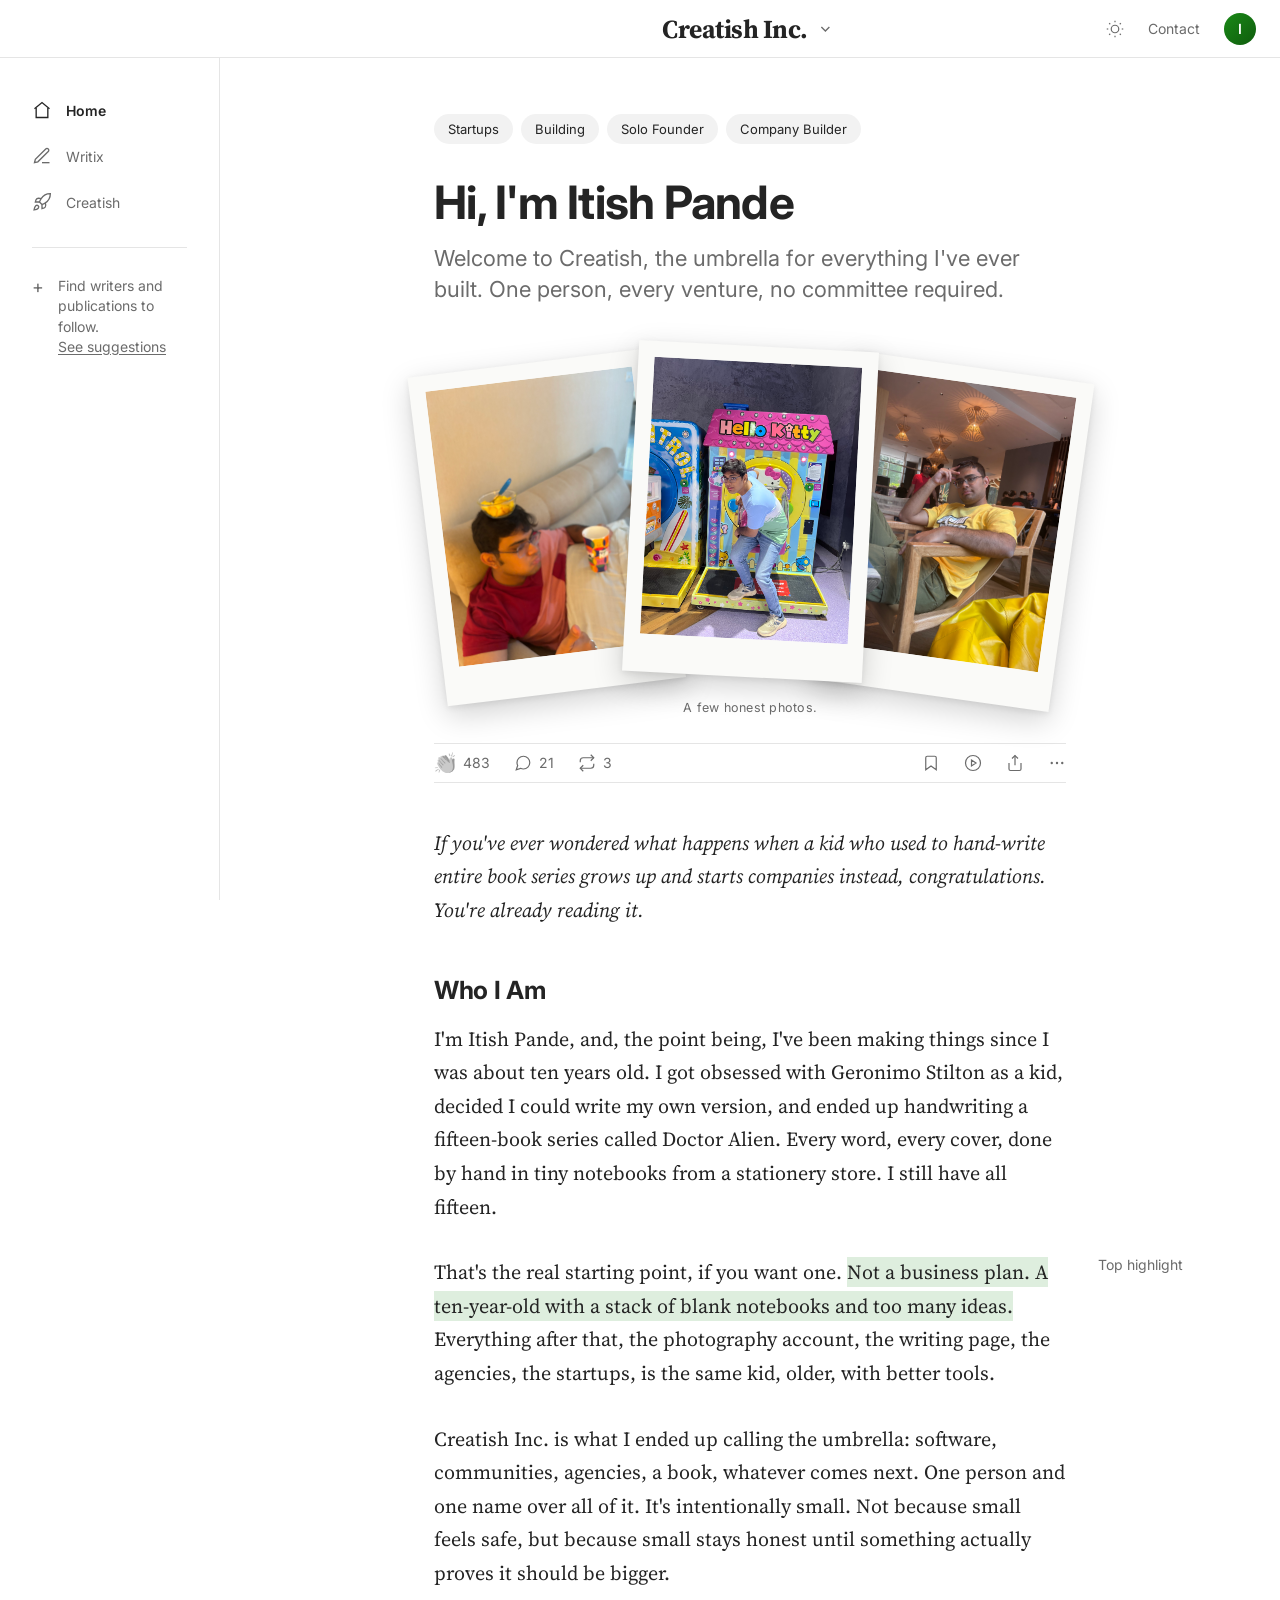
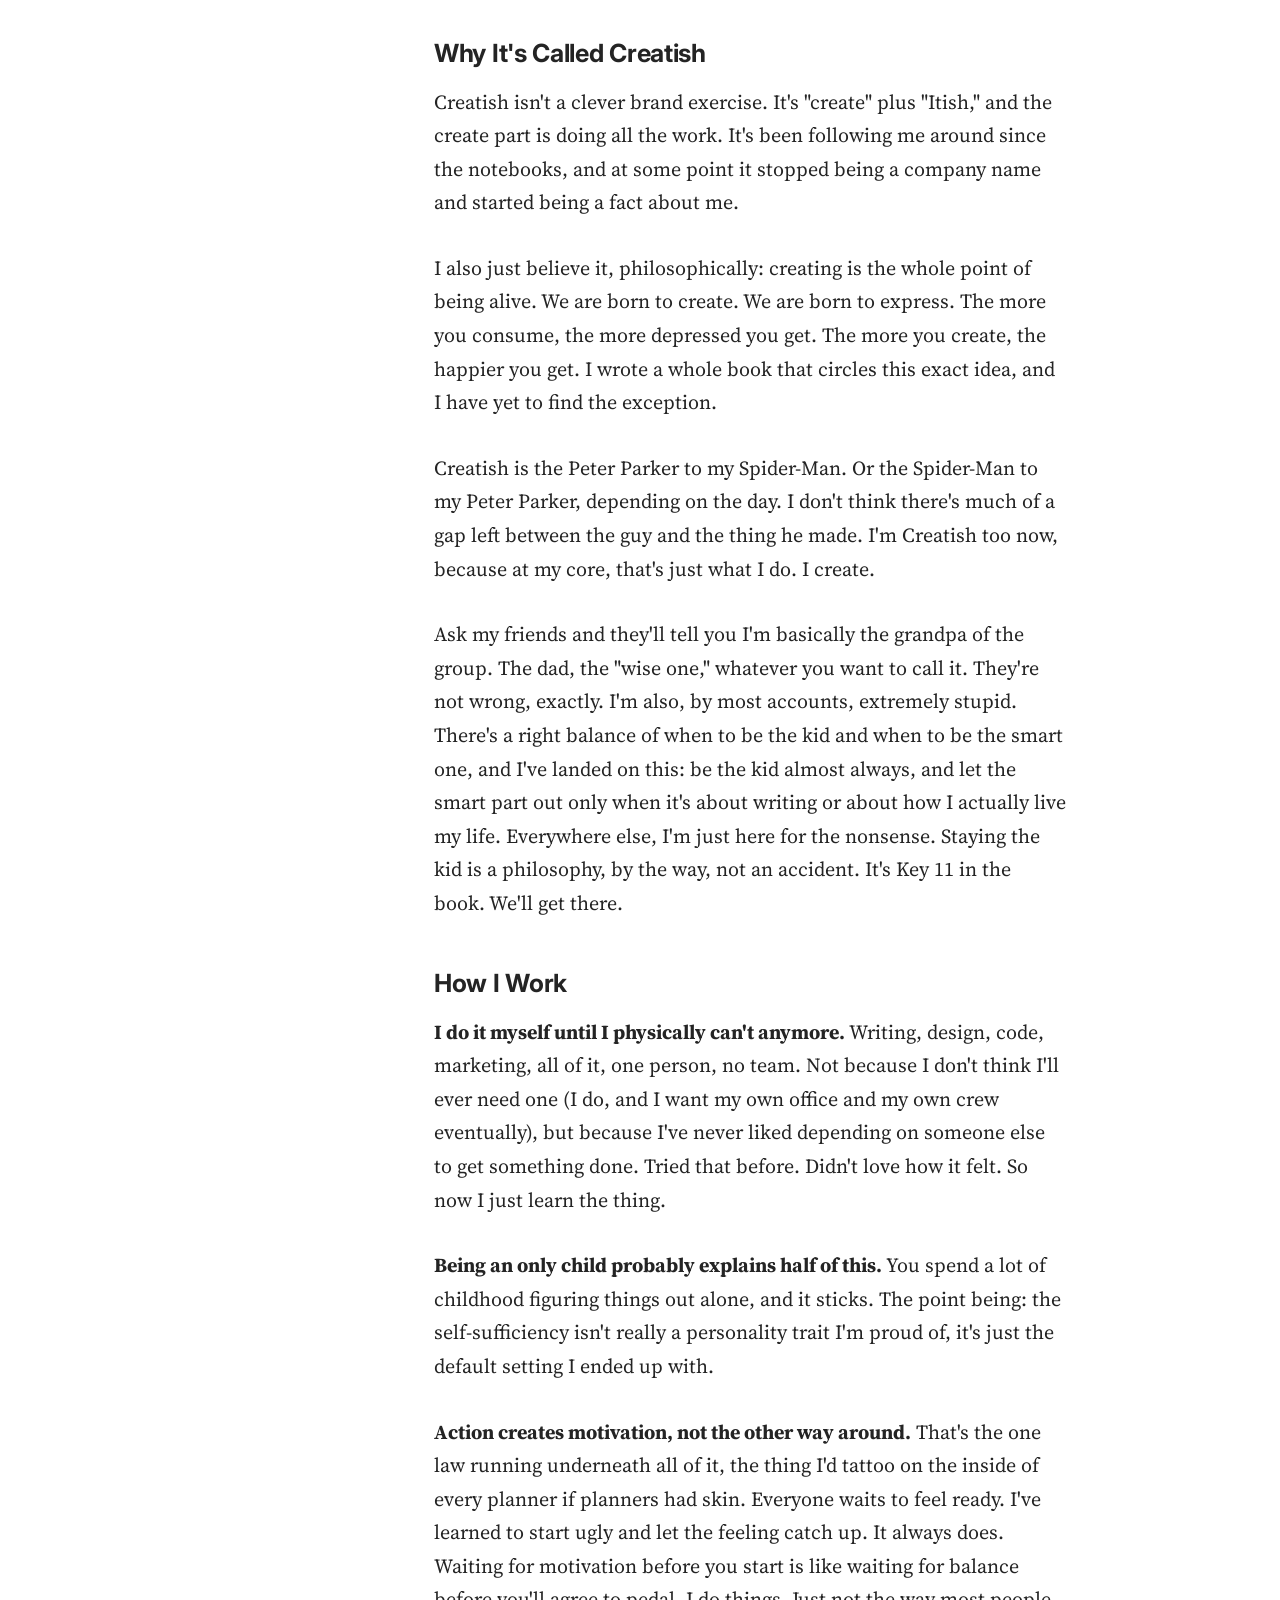
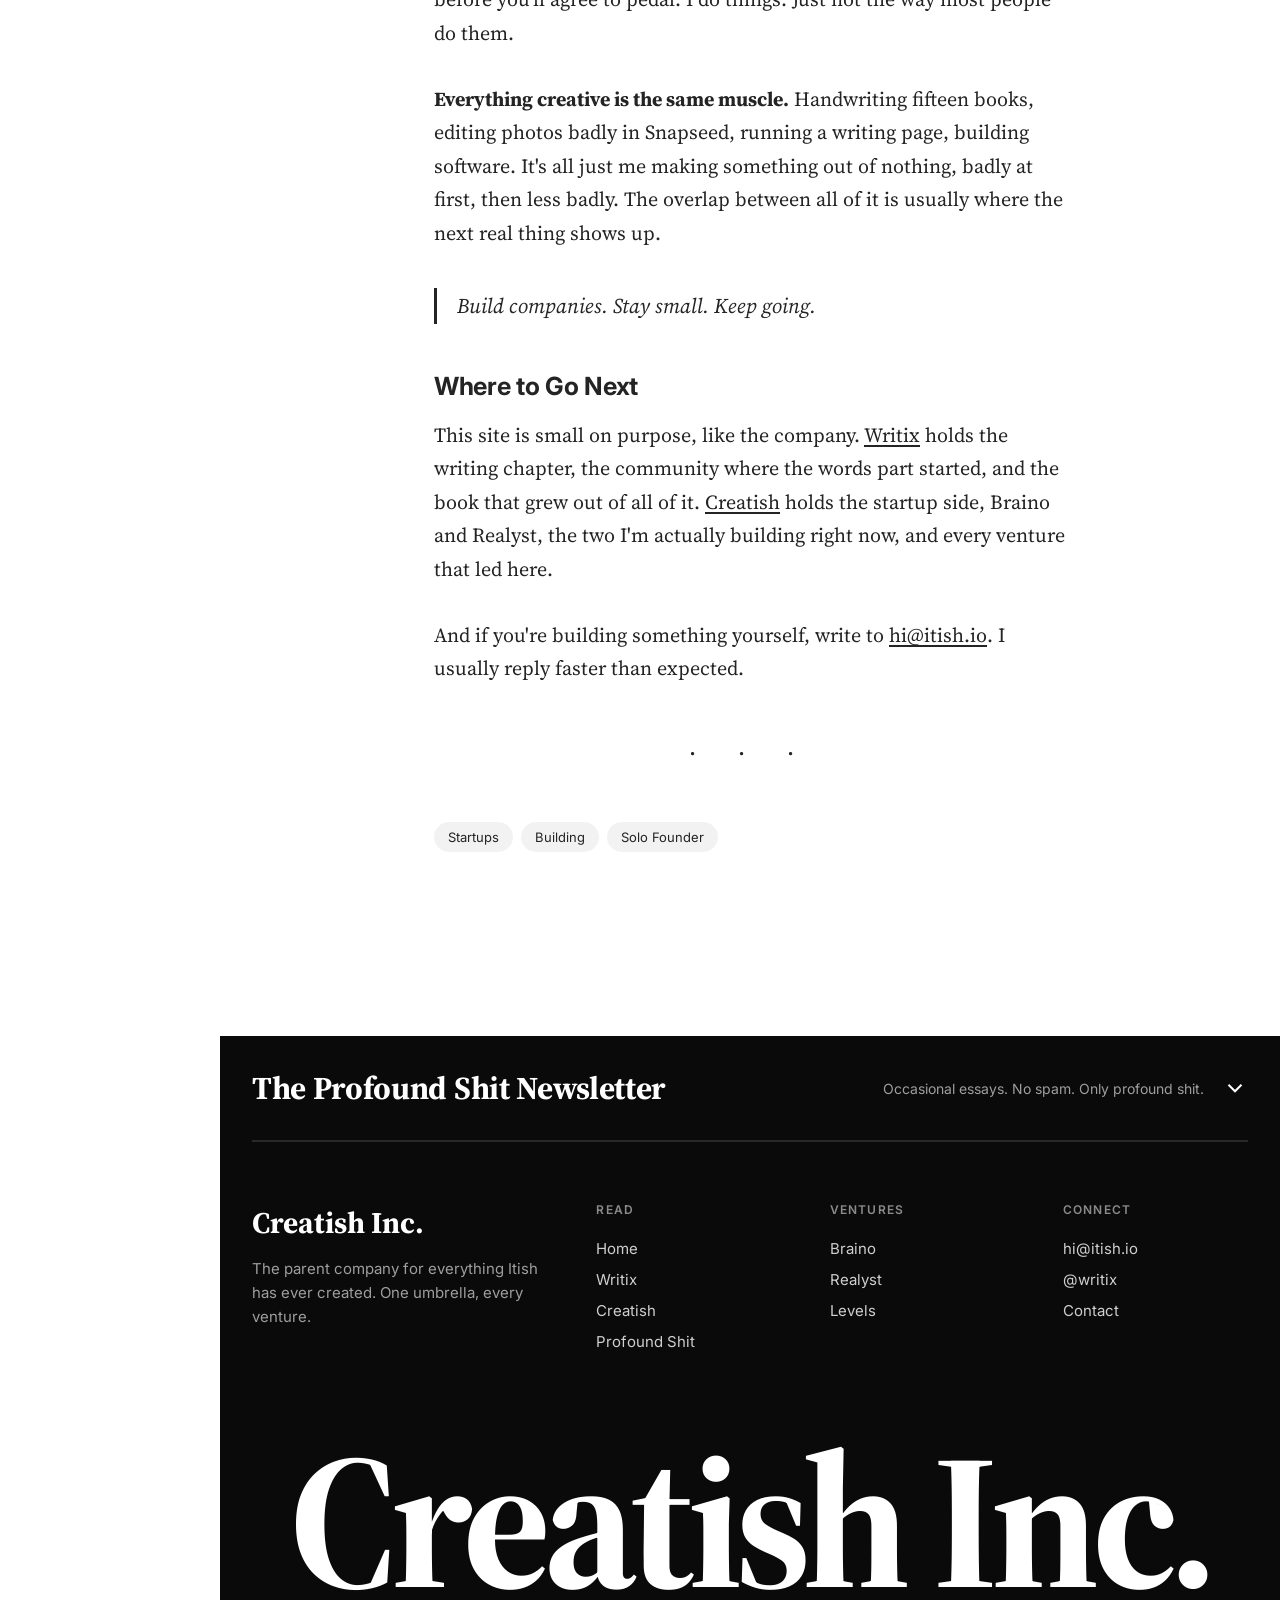
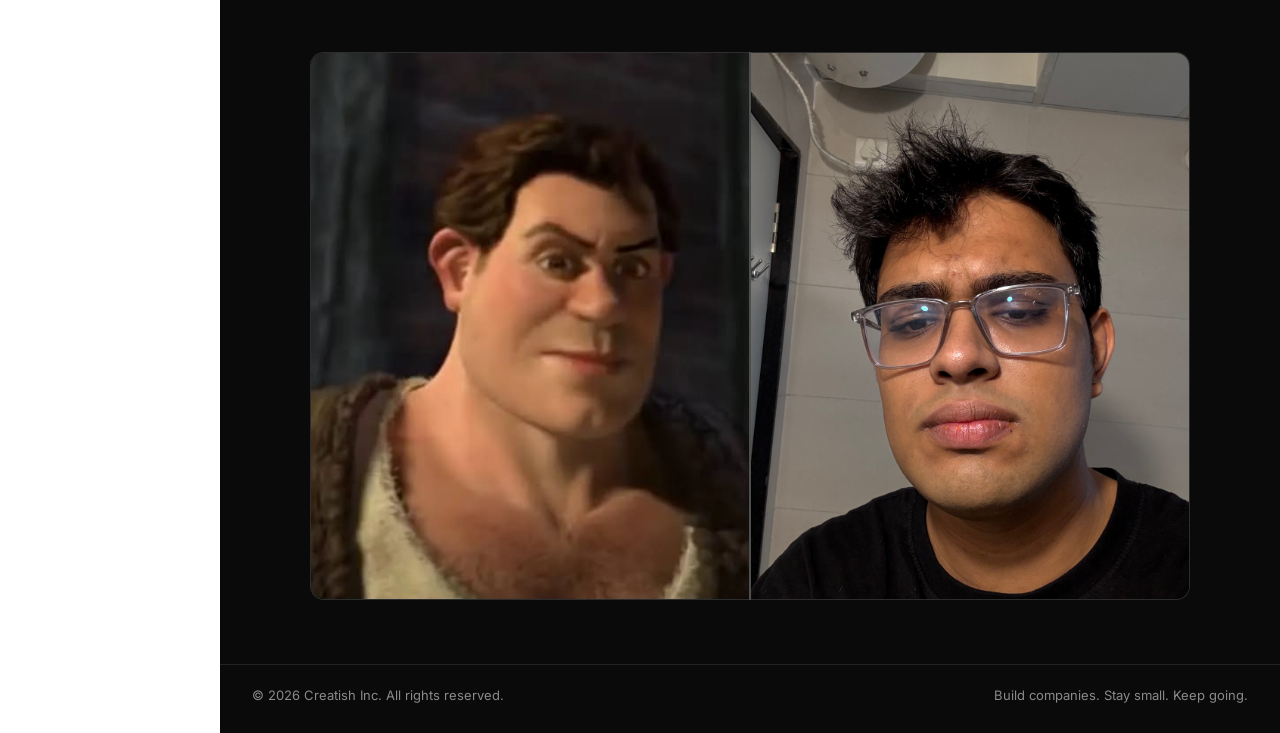
<file: index.html>
<!doctype html>
<html lang="en">
<head>
  <meta charset="utf-8" />
  <meta name="viewport" content="width=device-width, initial-scale=1" />
  <title>Creatish Inc.</title>
  <meta name="description" content="Itish Pande's parent company for everything he's built. One person, one umbrella, starting with a 15-book series written by hand at age 10." />
  <script>
    (function () {
      var q = new URLSearchParams(location.search).get('theme');
      var t = q || localStorage.getItem('theme');
      if (t === 'dark' || (!t && matchMedia('(prefers-color-scheme: dark)').matches)) {
        document.documentElement.setAttribute('data-theme', 'dark');
      }
    })();
  </script>
  <link rel="preconnect" href="https://fonts.googleapis.com" />
  <link rel="preconnect" href="https://fonts.gstatic.com" crossorigin />
  <link href="https://fonts.googleapis.com/css2?family=Inter:wght@400;500;600;700;800&family=Source+Serif+4:ital,opsz,wght@0,8..60,400;0,8..60,600;0,8..60,700;0,8..60,800;1,8..60,400;1,8..60,600&display=swap" rel="stylesheet" />
  <link rel="stylesheet" href="site.css" />
</head>
<body>

  <nav class="nav">
    <div class="nav-inner">
      <div class="nav-left">
        <button class="hamburger" aria-label="Menu">
          <svg width="20" height="20" viewBox="0 0 24 24" fill="none" stroke="currentColor" stroke-width="1.8"><path d="M3 6h18"/><path d="M3 12h18"/><path d="M3 18h18"/></svg>
        </button>
      </div>
      <div class="nav-center">
        <a class="wordmark" href="index.html">Creatish Inc.</a>
        <button class="mega-trigger" id="megaTrigger" aria-label="Open site menu" aria-expanded="false" aria-controls="megaMenu">
          <svg class="chev" width="16" height="16" viewBox="0 0 24 24" fill="none" stroke="currentColor" stroke-width="2"><path d="M6 9l6 6 6-6"/></svg>
        </button>
      </div>
      <div class="nav-right">
        <button class="action theme-btn" id="themeBtn" aria-label="Toggle dark mode">
          <svg class="icon-sun" width="18" height="18" viewBox="0 0 24 24" fill="none" stroke="currentColor" stroke-width="1.6"><circle cx="12" cy="12" r="5"/><path d="M12 1v2"/><path d="M12 21v2"/><path d="M4.22 4.22l1.42 1.42"/><path d="M18.36 18.36l1.42 1.42"/><path d="M1 12h2"/><path d="M21 12h2"/><path d="M4.22 19.78l1.42-1.42"/><path d="M18.36 5.64l1.42-1.42"/></svg>
          <svg class="icon-moon" width="18" height="18" viewBox="0 0 24 24" fill="none" stroke="currentColor" stroke-width="1.6"><path d="M21 12.79A9 9 0 1 1 11.21 3 7 7 0 0 0 21 12.79z"/></svg>
        </button>
        <a class="link" href="mailto:hi@itish.io">Contact</a>
        <span class="avatar">I</span>
      </div>
    </div>
  </nav>

  <div class="mega-menu" id="megaMenu">
    <div class="mega-inner">
      <div class="mega-col">
        <h4>Read</h4>
        <a href="index.html">Home</a>
        <a href="writix.html">Writix</a>
        <a href="creatish.html">Creatish</a>
        <a href="profound-shit.html">Profound Shit</a>
      </div>
      <div class="mega-col">
        <h4>Active Ventures</h4>
        <a href="creatish.html">Braino</a>
        <a href="https://realyst.app" target="_blank" rel="noreferrer">Realyst</a>
      </div>
      <div class="mega-col">
        <h4>The Archive</h4>
        <a href="https://levels.io" target="_blank" rel="noreferrer">Levels</a>
        <a href="creatish.html#learnor">Learnor</a>
        <a href="creatish.html#av8studio">Av8studio</a>
        <a href="creatish.html#maadsocial">Maadsocial</a>
        <a href="creatish.html#brownieblend">BrownieBlend</a>
        <a href="creatish.html#snapix">Snapix</a>
        <a href="creatish.html#doctor-alien">Doctor Alien</a>
      </div>
      <div class="mega-col">
        <h4>Connect</h4>
        <a href="mailto:hi@itish.io">hi@itish.io</a>
        <a href="https://instagram.com/writix" target="_blank" rel="noreferrer">@writix</a>
      </div>
    </div>
  </div>
  <div class="mega-backdrop" id="megaBackdrop"></div>

  <aside class="sidebar">
    <a class="side-item active" href="index.html">
      <svg width="20" height="20" viewBox="0 0 24 24" fill="none" stroke="currentColor" stroke-width="1.6"><path d="M3 10.5L12 3l9 7.5"/><path d="M5 9.5V21h14V9.5"/></svg>
      Home
    </a>
    <a class="side-item" href="writix.html">
      <svg width="20" height="20" viewBox="0 0 24 24" fill="none" stroke="currentColor" stroke-width="1.6"><path d="M12 20h9"/><path d="M16.5 3.5a2.121 2.121 0 0 1 3 3L7 19l-4 1 1-4L16.5 3.5z"/></svg>
      Writix
    </a>
    <a class="side-item" href="creatish.html">
      <svg width="20" height="20" viewBox="0 0 24 24" fill="none" stroke="currentColor" stroke-width="1.6"><path d="M4.5 16.5c-1.5 1.26-2 5-2 5s3.74-.5 5-2c.71-.84.7-2.13-.09-2.91a2.18 2.18 0 0 0-2.91-.09z"/><path d="M12 15l-3-3a22 22 0 0 1 2-3.95A12.88 12.88 0 0 1 22 2c0 2.72-.78 7.5-6 11a22.35 22.35 0 0 1-4 2z"/><path d="M9 12H4s.55-3.03 2-4c1.62-1.08 5 0 5 0"/><path d="M12 15v5s3.03-.55 4-2c1.08-1.62 0-5 0-5"/></svg>
      Creatish
    </a>

    <div class="side-rule"></div>

    <div class="side-note">
      <span class="add">+</span>
      <span>Find writers and publications to follow.<br /><a href="https://instagram.com/writix" target="_blank" rel="noreferrer">See suggestions</a></span>
    </div>
  </aside>

  <div class="nav-backdrop" id="navBackdrop"></div>

  <div class="layout">
    <main class="article" id="top">

      <div class="topic-tags">
        <span class="tag">Startups</span>
        <span class="tag">Building</span>
        <span class="tag">Solo Founder</span>
        <span class="tag">Company Builder</span>
      </div>

      <h1>Hi, I'm Itish Pande</h1>
      <p class="subtitle">Welcome to Creatish, the umbrella for everything I've ever built. One person, every venture, no committee required.</p>

      <div class="photo-scatter">
        <figure class="polaroid p1">
          <div class="polaroid-frame">
            <img src="photo-1.jpg" alt="" />
            <div class="ph"><span class="hint">Drop photo-1.jpg here</span></div>
          </div>
        </figure>
        <figure class="polaroid p2">
          <div class="polaroid-frame">
            <img src="photo-2.jpg" alt="" />
            <div class="ph"><span class="hint">Drop photo-2.jpg here</span></div>
          </div>
        </figure>
        <figure class="polaroid p3">
          <div class="polaroid-frame">
            <img src="photo-3.jpg" alt="" />
            <div class="ph"><span class="hint">Drop photo-3.jpg here</span></div>
          </div>
        </figure>
      </div>
      <p class="photo-scatter-caption">A few honest photos.</p>

      <div class="actions">
        <div class="group">
          <button class="action" id="clapBtn" aria-label="Clap">
            <span style="font-size:18px;line-height:1;filter:grayscale(1);">👏</span>
            <span id="clapCount">483</span>
          </button>
          <a class="action" href="mailto:hi@itish.io" aria-label="Respond">
            <svg width="18" height="18" viewBox="0 0 24 24" fill="none" stroke="currentColor" stroke-width="1.6"><path d="M21 11.5a8.38 8.38 0 0 1-8.5 8.5 8.5 8.5 0 0 1-3.8-.9L3 21l1.9-5.7a8.38 8.38 0 0 1-.9-3.8 8.5 8.5 0 0 1 8.5-8.5 8.38 8.38 0 0 1 8.5 8.5z"/></svg>
            <span>21</span>
          </a>
          <button class="action" aria-label="Repost">
            <svg width="18" height="18" viewBox="0 0 24 24" fill="none" stroke="currentColor" stroke-width="1.6"><path d="M17 1l4 4-4 4"/><path d="M3 11V9a4 4 0 0 1 4-4h14"/><path d="M7 23l-4-4 4-4"/><path d="M21 13v2a4 4 0 0 1-4 4H3"/></svg>
            <span>3</span>
          </button>
        </div>
        <div class="group">
          <button class="action" aria-label="Save">
            <svg width="18" height="18" viewBox="0 0 24 24" fill="none" stroke="currentColor" stroke-width="1.6"><path d="M19 21l-7-5-7 5V5a2 2 0 0 1 2-2h10a2 2 0 0 1 2 2z"/></svg>
          </button>
          <button class="action" aria-label="Listen">
            <svg width="18" height="18" viewBox="0 0 24 24" fill="none" stroke="currentColor" stroke-width="1.6"><circle cx="12" cy="12" r="10"/><path d="M10 8l6 4-6 4z"/></svg>
          </button>
          <button class="action" aria-label="Share">
            <svg width="18" height="18" viewBox="0 0 24 24" fill="none" stroke="currentColor" stroke-width="1.6"><path d="M4 12v8a2 2 0 0 0 2 2h12a2 2 0 0 0 2-2v-8"/><path d="M16 6l-4-4-4 4"/><path d="M12 2v13"/></svg>
          </button>
          <button class="action" aria-label="More">
            <svg width="18" height="18" viewBox="0 0 24 24" fill="currentColor"><circle cx="5" cy="12" r="1.6"/><circle cx="12" cy="12" r="1.6"/><circle cx="19" cy="12" r="1.6"/></svg>
          </button>
        </div>
      </div>

      <div class="prose">
        <p class="intro-note">If you've ever wondered what happens when a kid who used to hand-write entire book series grows up and starts companies instead, congratulations. You're already reading it.</p>

        <h2>Who I Am</h2>
        <p>I'm Itish Pande, and, the point being, I've been making things since I was about ten years old. I got obsessed with Geronimo Stilton as a kid, decided I could write my own version, and ended up handwriting a fifteen-book series called Doctor Alien. Every word, every cover, done by hand in tiny notebooks from a stationery store. I still have all fifteen.</p>
        <p class="has-note">That's the real starting point, if you want one. <span class="top-highlight">Not a business plan. A ten-year-old with a stack of blank notebooks and too many ideas.</span><span class="margin-note">Top highlight</span> Everything after that, the photography account, the writing page, the agencies, the startups, is the same kid, older, with better tools.</p>
        <p>Creatish Inc. is what I ended up calling the umbrella: software, communities, agencies, a book, whatever comes next. One person and one name over all of it. It's intentionally small. Not because small feels safe, but because small stays honest until something actually proves it should be bigger.</p>

        <h2>Why It's Called Creatish</h2>
        <p>Creatish isn't a clever brand exercise. It's "create" plus "Itish," and the create part is doing all the work. It's been following me around since the notebooks, and at some point it stopped being a company name and started being a fact about me.</p>
        <p>I also just believe it, philosophically: creating is the whole point of being alive. We are born to create. We are born to express. The more you consume, the more depressed you get. The more you create, the happier you get. I wrote a whole book that circles this exact idea, and I have yet to find the exception.</p>
        <p>Creatish is the Peter Parker to my Spider-Man. Or the Spider-Man to my Peter Parker, depending on the day. I don't think there's much of a gap left between the guy and the thing he made. I'm Creatish too now, because at my core, that's just what I do. I create.</p>
        <p>Ask my friends and they'll tell you I'm basically the grandpa of the group. The dad, the "wise one," whatever you want to call it. They're not wrong, exactly. I'm also, by most accounts, extremely stupid. There's a right balance of when to be the kid and when to be the smart one, and I've landed on this: be the kid almost always, and let the smart part out only when it's about writing or about how I actually live my life. Everywhere else, I'm just here for the nonsense. Staying the kid is a philosophy, by the way, not an accident. It's Key 11 in the book. We'll get there.</p>

        <h2>How I Work</h2>
        <p><strong>I do it myself until I physically can't anymore.</strong> Writing, design, code, marketing, all of it, one person, no team. Not because I don't think I'll ever need one (I do, and I want my own office and my own crew eventually), but because I've never liked depending on someone else to get something done. Tried that before. Didn't love how it felt. So now I just learn the thing.</p>
        <p><strong>Being an only child probably explains half of this.</strong> You spend a lot of childhood figuring things out alone, and it sticks. The point being: the self-sufficiency isn't really a personality trait I'm proud of, it's just the default setting I ended up with.</p>
        <p><strong>Action creates motivation, not the other way around.</strong> That's the one law running underneath all of it, the thing I'd tattoo on the inside of every planner if planners had skin. Everyone waits to feel ready. I've learned to start ugly and let the feeling catch up. It always does. Waiting for motivation before you start is like waiting for balance before you'll agree to pedal. I do things. Just not the way most people do them.</p>
        <p><strong>Everything creative is the same muscle.</strong> Handwriting fifteen books, editing photos badly in Snapseed, running a writing page, building software. It's all just me making something out of nothing, badly at first, then less badly. The overlap between all of it is usually where the next real thing shows up.</p>

        <blockquote>Build companies. Stay small. Keep going.</blockquote>

        <h2>Where to Go Next</h2>
        <p>This site is small on purpose, like the company. <a href="writix.html">Writix</a> holds the writing chapter, the community where the words part started, and the book that grew out of all of it. <a href="creatish.html">Creatish</a> holds the startup side, Braino and Realyst, the two I'm actually building right now, and every venture that led here.</p>
        <p>And if you're building something yourself, write to <a href="mailto:hi@itish.io">hi@itish.io</a>. I usually reply faster than expected.</p>

        <div class="divider">· · ·</div>
      </div>

      <div class="topic-tags bottom-tags">
        <span class="tag">Startups</span>
        <span class="tag">Building</span>
        <span class="tag">Solo Founder</span>
      </div>

    </main>

    <footer class="mega-footer">
      <div class="foot-wrap">
        <button class="newsletter-toggle" id="newsToggle" aria-expanded="false" aria-controls="newsPanel">
          <span class="nt-label">The Profound Shit Newsletter</span>
          <span class="nt-hint">Occasional essays. No spam. Only profound shit.</span>
          <svg class="chev" width="26" height="26" viewBox="0 0 24 24" fill="none" stroke="currentColor" stroke-width="1.8"><path d="M6 9l6 6 6-6"/></svg>
        </button>
        <div class="newsletter-panel" id="newsPanel">
          <div class="np-inner">
            <p>One email whenever something real ships or something true gets written. That's the whole promise.</p>
            <form class="news-form" id="newsForm">
              <input type="email" placeholder="you@wherever.com" required aria-label="Email address" />
              <button type="submit">Subscribe</button>
            </form>
            <p class="news-done" id="newsDone" hidden>You're in. Profound shit incoming.</p>
          </div>
        </div>

        <div class="foot-grid">
          <div class="foot-brand">
            <div class="fb-mark">Creatish Inc.</div>
            <p>The parent company for everything Itish has ever created. One umbrella, every venture.</p>
          </div>
          <div class="foot-col">
            <h4>Read</h4>
            <a href="index.html">Home</a>
            <a href="writix.html">Writix</a>
            <a href="creatish.html">Creatish</a>
            <a href="profound-shit.html">Profound Shit</a>
          </div>
          <div class="foot-col">
            <h4>Ventures</h4>
            <a href="creatish.html">Braino</a>
            <a href="https://realyst.app" target="_blank" rel="noreferrer">Realyst</a>
            <a href="https://levels.io" target="_blank" rel="noreferrer">Levels</a>
          </div>
          <div class="foot-col">
            <h4>Connect</h4>
            <a href="mailto:hi@itish.io">hi@itish.io</a>
            <a href="https://instagram.com/writix" target="_blank" rel="noreferrer">@writix</a>
            <a href="mailto:hi@itish.io">Contact</a>
          </div>
        </div>
      </div>

      <div class="foot-giant">Creatish Inc.</div>
      <div class="foot-compare">
        <img class="foot-compare-img" src="footer-bg.jpg" alt="" onerror="this.style.display='none'" />
        <div class="foot-compare-divider"></div>
        <img class="foot-compare-img" src="itish.jpg" alt="" onerror="this.style.display='none'" />
      </div>

      <div class="foot-wrap foot-bottom">
        <span>© 2026 Creatish Inc. All rights reserved.</span>
        <span>Build companies. Stay small. Keep going.</span>
      </div>
    </footer>
  </div>

  <script src="site.js"></script>
  <script src="https://trybraino.com/embed/braino-embed.js" data-braino-site="2edabc09-5018-4363-ad24-40628936456c" async></script>
</body>
</html>
</file>
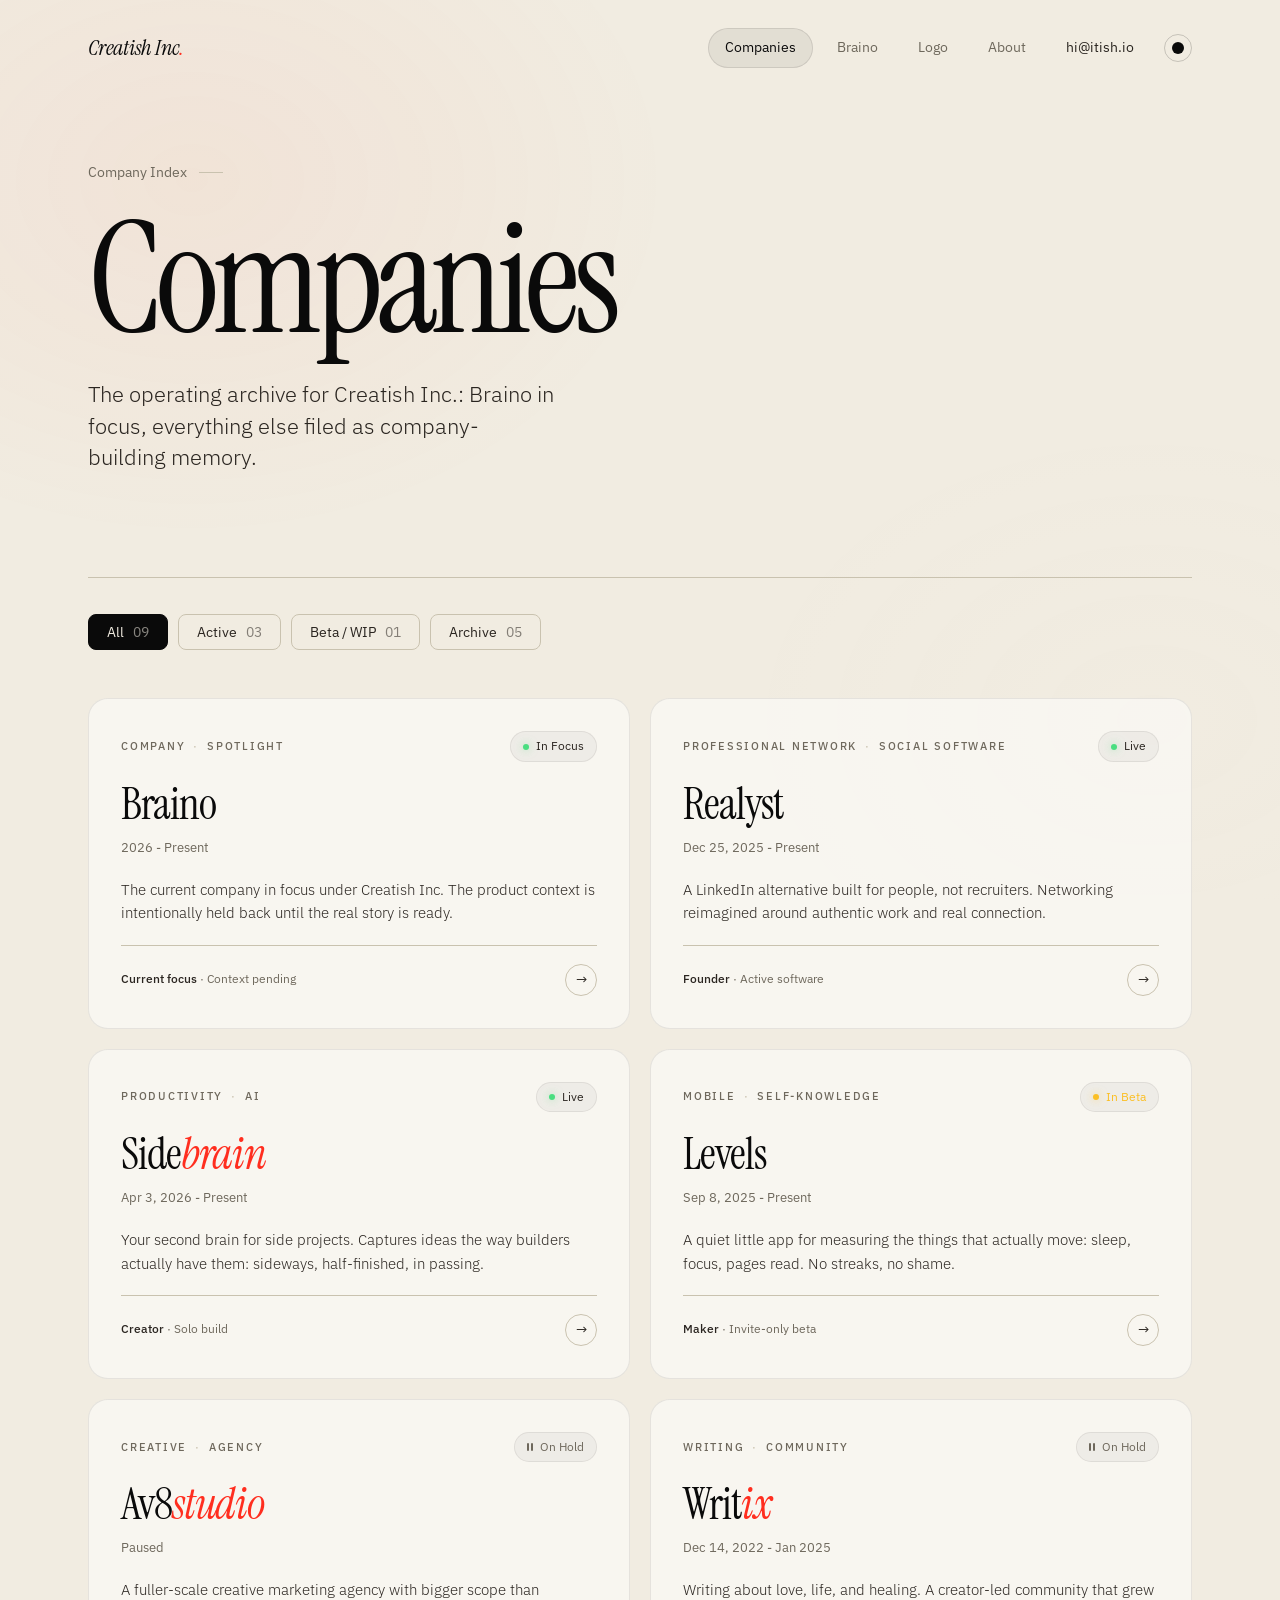
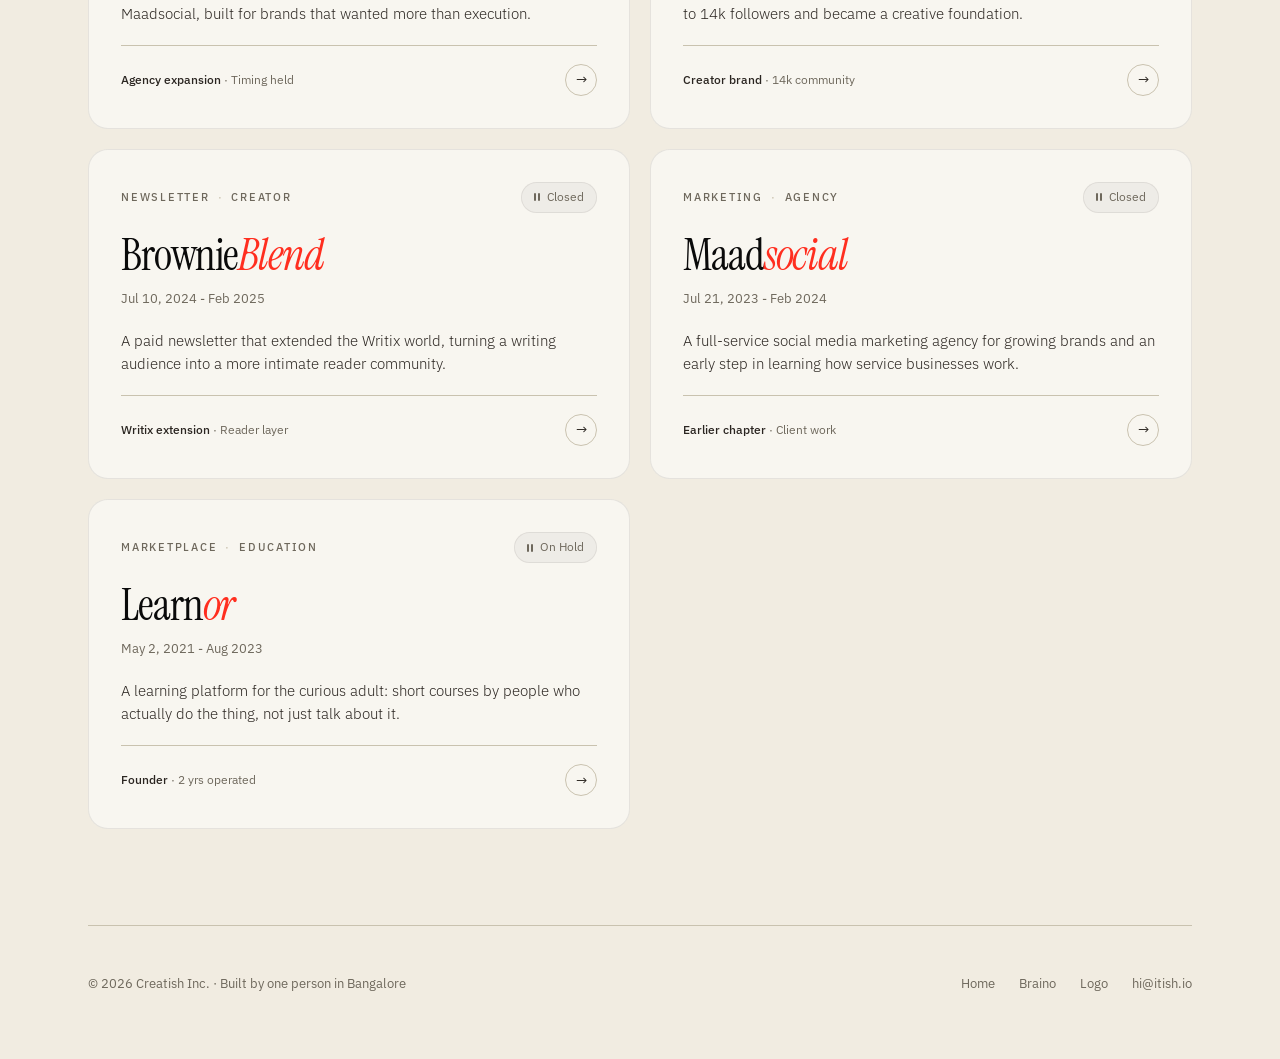
<file: builds.html>
<!DOCTYPE html>
<html lang="en">
<head>
  <meta charset="UTF-8" />
  <meta name="viewport" content="width=device-width, initial-scale=1.0" />
  <title>Companies - Creatish Inc.</title>
  <script>if (localStorage.getItem('theme') === 'dark') document.documentElement.classList.add('dark');</script>
  <link rel="preconnect" href="https://fonts.googleapis.com" />
  <link rel="preconnect" href="https://fonts.gstatic.com" crossorigin />
  <link href="https://fonts.googleapis.com/css2?family=Instrument+Serif:ital@0;1&family=IBM+Plex+Sans:wght@300;400;500;600;700&family=IBM+Plex+Mono:wght@400;500;600&display=swap" rel="stylesheet" />
  <link rel="stylesheet" href="style.css" />
  <link rel="stylesheet" href="builds.css" />
</head>
<body>

<div class="wrap">
  <nav class="topnav">
    <a href="index.html" class="brand">Creatish Inc<span class="dot">.</span></a>
    <div class="links">
      <a href="builds.html" class="active">Companies</a>
      <a href="index.html#braino">Braino</a>
      <a href="logo.html">Logo</a>
      <a href="index.html#about">About</a>
      <a href="mailto:hi@itish.io" class="email">hi@itish.io</a>
      <button class="theme-btn" id="themeToggle" aria-label="Toggle theme"><span class="moon"></span></button>
    </div>
  </nav>

  <header class="hero-builds">
    <div class="kicker">Company Index</div>
    <h1>Companies</h1>
    <p>The operating archive for Creatish Inc.: Braino in focus, everything else filed as company-building memory.</p>
  </header>

  <hr class="divider" />

  <div class="filters" role="tablist">
    <button class="filter" data-f="all" aria-selected="true">All <span class="count">09</span></button>
    <button class="filter" data-f="active">Active <span class="count">03</span></button>
    <button class="filter" data-f="beta">Beta / WIP <span class="count">01</span></button>
    <button class="filter" data-f="hold">Archive <span class="count">05</span></button>
  </div>

  <div class="builds-grid" id="builds">

    <article class="build-card-new" data-status="active">
      <div class="card-top">
        <div class="cats"><span>Company</span><span>Spotlight</span></div>
        <span class="status live"><span class="pip"></span>In Focus</span>
      </div>
      <h3>Braino</h3>
      <div class="dates">2026 - Present</div>
      <p class="desc">The current company in focus under Creatish Inc. The product context is intentionally held back until the real story is ready.</p>
      <div class="card-footer">
        <span class="role"><strong>Current focus</strong> · Context pending</span>
        <span class="arrow">→</span>
      </div>
    </article>

    <article class="build-card-new" data-status="active">
      <div class="card-top">
        <div class="cats"><span>Professional Network</span><span>Social Software</span></div>
        <span class="status live"><span class="pip"></span>Live</span>
      </div>
      <h3>Realyst</h3>
      <div class="dates">Dec 25, 2025 - Present</div>
      <p class="desc">A LinkedIn alternative built for people, not recruiters. Networking reimagined around authentic work and real connection.</p>
      <div class="card-footer">
        <span class="role"><strong>Founder</strong> · Active software</span>
        <span class="arrow">→</span>
      </div>
    </article>

    <article class="build-card-new" data-status="active">
      <div class="card-top">
        <div class="cats"><span>Productivity</span><span>AI</span></div>
        <span class="status live"><span class="pip"></span>Live</span>
      </div>
      <h3>Side<em>brain</em></h3>
      <div class="dates">Apr 3, 2026 - Present</div>
      <p class="desc">Your second brain for side projects. Captures ideas the way builders actually have them: sideways, half-finished, in passing.</p>
      <div class="card-footer">
        <span class="role"><strong>Creator</strong> · Solo build</span>
        <span class="arrow">→</span>
      </div>
    </article>

    <article class="build-card-new" data-status="beta">
      <div class="card-top">
        <div class="cats"><span>Mobile</span><span>Self-knowledge</span></div>
        <span class="status beta"><span class="pip"></span>In Beta</span>
      </div>
      <h3>Levels</h3>
      <div class="dates">Sep 8, 2025 - Present</div>
      <p class="desc">A quiet little app for measuring the things that actually move: sleep, focus, pages read. No streaks, no shame.</p>
      <div class="card-footer">
        <span class="role"><strong>Maker</strong> · Invite-only beta</span>
        <span class="arrow">→</span>
      </div>
    </article>

    <article class="build-card-new" data-status="hold">
      <div class="card-top">
        <div class="cats"><span>Creative</span><span>Agency</span></div>
        <span class="status archived">
          <span class="icon"><i></i><i></i></span>On Hold
        </span>
      </div>
      <h3>Av8<em>studio</em></h3>
      <div class="dates">Paused</div>
      <p class="desc">A fuller-scale creative marketing agency with bigger scope than Maadsocial, built for brands that wanted more than execution.</p>
      <div class="card-footer">
        <span class="role"><strong>Agency expansion</strong> · Timing held</span>
        <span class="arrow">→</span>
      </div>
    </article>

    <article class="build-card-new" data-status="hold">
      <div class="card-top">
        <div class="cats"><span>Writing</span><span>Community</span></div>
        <span class="status archived">
          <span class="icon"><i></i><i></i></span>On Hold
        </span>
      </div>
      <h3>Writ<em>ix</em></h3>
      <div class="dates">Dec 14, 2022 - Jan 2025</div>
      <p class="desc">Writing about love, life, and healing. A creator-led community that grew to 14k followers and became a creative foundation.</p>
      <div class="card-footer">
        <span class="role"><strong>Creator brand</strong> · 14k community</span>
        <span class="arrow">→</span>
      </div>
    </article>

    <article class="build-card-new" data-status="hold">
      <div class="card-top">
        <div class="cats"><span>Newsletter</span><span>Creator</span></div>
        <span class="status archived">
          <span class="icon"><i></i><i></i></span>Closed
        </span>
      </div>
      <h3>Brownie<em>Blend</em></h3>
      <div class="dates">Jul 10, 2024 - Feb 2025</div>
      <p class="desc">A paid newsletter that extended the Writix world, turning a writing audience into a more intimate reader community.</p>
      <div class="card-footer">
        <span class="role"><strong>Writix extension</strong> · Reader layer</span>
        <span class="arrow">→</span>
      </div>
    </article>

    <article class="build-card-new" data-status="hold">
      <div class="card-top">
        <div class="cats"><span>Marketing</span><span>Agency</span></div>
        <span class="status archived">
          <span class="icon"><i></i><i></i></span>Closed
        </span>
      </div>
      <h3>Maad<em>social</em></h3>
      <div class="dates">Jul 21, 2023 - Feb 2024</div>
      <p class="desc">A full-service social media marketing agency for growing brands and an early step in learning how service businesses work.</p>
      <div class="card-footer">
        <span class="role"><strong>Earlier chapter</strong> · Client work</span>
        <span class="arrow">→</span>
      </div>
    </article>

    <article class="build-card-new" data-status="hold">
      <div class="card-top">
        <div class="cats"><span>Marketplace</span><span>Education</span></div>
        <span class="status archived">
          <span class="icon"><i></i><i></i></span>On Hold
        </span>
      </div>
      <h3>Learn<em>or</em></h3>
      <div class="dates">May 2, 2021 - Aug 2023</div>
      <p class="desc">A learning platform for the curious adult: short courses by people who actually do the thing, not just talk about it.</p>
      <div class="card-footer">
        <span class="role"><strong>Founder</strong> · 2 yrs operated</span>
        <span class="arrow">→</span>
      </div>
    </article>

  </div>

  <footer class="foot">
    <span>© 2026 Creatish Inc. · Built by one person in Bangalore</span>
    <div class="right">
      <a href="index.html">Home</a>
      <a href="index.html#braino">Braino</a>
      <a href="logo.html">Logo</a>
      <a href="mailto:hi@itish.io">hi@itish.io</a>
    </div>
  </footer>
</div>

<script src="app.js"></script>
<script src="builds.js"></script>
</body>
</html>
</file>
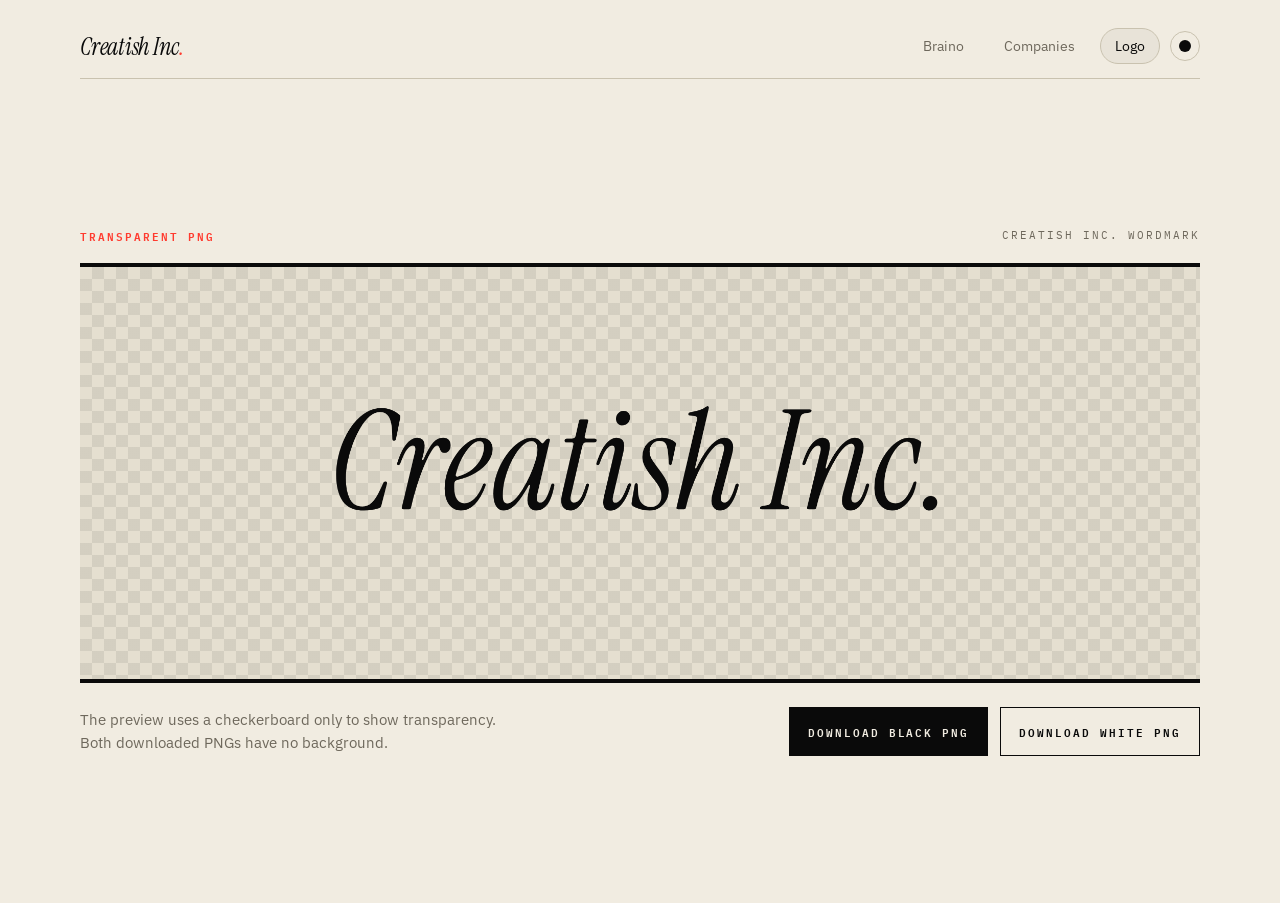
<file: logo.html>
<!doctype html>
<html lang="en">
<head>
  <meta charset="utf-8" />
  <meta name="viewport" content="width=device-width, initial-scale=1" />
  <title>Logo - Creatish Inc.</title>
  <script>if (localStorage.getItem('theme') === 'dark') document.documentElement.classList.add('dark');</script>
  <link rel="preconnect" href="https://fonts.googleapis.com" />
  <link rel="preconnect" href="https://fonts.gstatic.com" crossorigin />
  <link href="https://fonts.googleapis.com/css2?family=Instrument+Serif:ital@0;1&family=IBM+Plex+Sans:wght@300;400;500;600;700&family=IBM+Plex+Mono:wght@400;500;600&display=swap" rel="stylesheet" />
  <style>
    :root {
      --paper: #f1ece1;
      --paper-2: #e5dfd0;
      --ink: #0a0a0a;
      --muted: #6e685c;
      --rule: #c9c2af;
      --accent: #ff3b2f;
      --serif: "Instrument Serif", Georgia, serif;
      --sans: "IBM Plex Sans", system-ui, -apple-system, sans-serif;
      --mono: "IBM Plex Mono", ui-monospace, SFMono-Regular, Menlo, monospace;
    }

    html.dark {
      --paper: #0a0a0a;
      --paper-2: #161614;
      --ink: #f1ece1;
      --muted: #8a8275;
      --rule: #2c2a25;
      --accent: #ff6853;
    }

    * { box-sizing: border-box; }

    body {
      margin: 0;
      min-height: 100vh;
      background: var(--paper);
      color: var(--ink);
      font-family: var(--sans);
      -webkit-font-smoothing: antialiased;
      text-rendering: optimizeLegibility;
    }

    a {
      color: inherit;
      text-decoration: none;
    }

    .wrap {
      width: min(1120px, calc(100% - 48px));
      margin: 0 auto;
    }

    .topnav {
      display: flex;
      justify-content: space-between;
      align-items: center;
      gap: 24px;
      padding: 28px 0 14px;
      border-bottom: 1px solid var(--rule);
    }

    .brand {
      font-family: var(--serif);
      font-size: 24px;
      font-style: italic;
      letter-spacing: -0.01em;
    }

    .brand .dot { color: var(--accent); }

    .links {
      display: flex;
      align-items: center;
      gap: 10px;
      color: var(--muted);
      font-size: 14px;
    }

    .links a {
      padding: 8px 14px;
      border: 1px solid transparent;
      border-radius: 999px;
    }

    .links a:hover,
    .links a.active {
      color: var(--ink);
      border-color: var(--rule);
      background: rgba(10, 10, 10, 0.04);
    }

    html.dark .links a:hover,
    html.dark .links a.active {
      background: rgba(241, 236, 225, 0.06);
    }

    .theme-btn {
      width: 30px;
      height: 30px;
      border-radius: 999px;
      border: 1px solid var(--rule);
      background: transparent;
      cursor: pointer;
      display: inline-flex;
      align-items: center;
      justify-content: center;
      padding: 0;
    }

    .theme-btn .moon {
      width: 12px;
      height: 12px;
      border-radius: 999px;
      background: var(--ink);
      display: block;
    }

    main {
      min-height: calc(100vh - 76px);
      display: grid;
      place-items: center;
      padding: 72px 0;
    }

    .logo-shell {
      width: 100%;
    }

    .label-row {
      display: flex;
      align-items: center;
      justify-content: space-between;
      gap: 16px;
      margin-bottom: 18px;
      font-family: var(--mono);
      font-size: 11px;
      letter-spacing: 0.18em;
      text-transform: uppercase;
      color: var(--muted);
    }

    .label-row span:first-child {
      color: var(--accent);
      font-weight: 600;
    }

    .logo-stage {
      display: grid;
      place-items: center;
      min-height: 380px;
      border-top: 4px solid var(--ink);
      border-bottom: 4px solid var(--ink);
      background-color: var(--paper-2);
      background-image:
        linear-gradient(45deg, rgba(10, 10, 10, 0.08) 25%, transparent 25%),
        linear-gradient(-45deg, rgba(10, 10, 10, 0.08) 25%, transparent 25%),
        linear-gradient(45deg, transparent 75%, rgba(10, 10, 10, 0.08) 75%),
        linear-gradient(-45deg, transparent 75%, rgba(10, 10, 10, 0.08) 75%);
      background-position: 0 0, 0 12px, 12px -12px, -12px 0;
      background-size: 24px 24px;
      padding: 48px;
    }

    html.dark .logo-stage {
      background-image:
        linear-gradient(45deg, rgba(241, 236, 225, 0.08) 25%, transparent 25%),
        linear-gradient(-45deg, rgba(241, 236, 225, 0.08) 25%, transparent 25%),
        linear-gradient(45deg, transparent 75%, rgba(241, 236, 225, 0.08) 75%),
        linear-gradient(-45deg, transparent 75%, rgba(241, 236, 225, 0.08) 75%);
    }

    canvas {
      width: min(100%, 920px);
      height: auto;
      display: block;
    }

    .actions {
      display: flex;
      justify-content: space-between;
      align-items: center;
      gap: 16px;
      flex-wrap: wrap;
      margin-top: 24px;
    }

    .note {
      margin: 0;
      max-width: 48ch;
      color: var(--muted);
      font-size: 15px;
      line-height: 1.5;
    }

    button.download {
      border: 1px solid var(--ink);
      background: var(--ink);
      color: var(--paper);
      padding: 14px 18px;
      cursor: pointer;
      font-family: var(--mono);
      font-size: 11px;
      letter-spacing: 0.18em;
      text-transform: uppercase;
      font-weight: 600;
    }

    button.download:hover {
      background: var(--accent);
      border-color: var(--accent);
    }

    .download-row {
      display: flex;
      gap: 12px;
      flex-wrap: wrap;
    }

    button.download.alt {
      background: #f1ece1;
      color: #0a0a0a;
      border-color: #0a0a0a;
    }

    button.download.alt:hover {
      background: #ffffff;
      border-color: var(--accent);
      color: #0a0a0a;
    }

    @media (max-width: 720px) {
      .wrap {
        width: min(100% - 32px, 1120px);
      }

      .links a:not(.active) {
        display: none;
      }

      main {
        padding: 48px 0;
      }

      .logo-stage {
        min-height: 260px;
        padding: 28px;
      }

      .actions {
        align-items: stretch;
      }

      .download-row,
      button.download {
        width: 100%;
      }
    }
  </style>
</head>
<body>
  <div class="wrap">
    <nav class="topnav">
      <a href="index.html" class="brand">Creatish Inc<span class="dot">.</span></a>
      <div class="links">
        <a href="index.html#braino">Braino</a>
        <a href="builds.html">Companies</a>
        <a href="logo.html" class="active">Logo</a>
        <button class="theme-btn" id="themeToggle" aria-label="Toggle theme"><span class="moon"></span></button>
      </div>
    </nav>

    <main>
      <section class="logo-shell" aria-labelledby="logoTitle">
        <div class="label-row">
          <span id="logoTitle">Transparent PNG</span>
          <span>Creatish Inc. wordmark</span>
        </div>

        <div class="logo-stage">
          <canvas id="logoCanvas" width="1800" height="620" aria-label="Creatish Inc. logo preview"></canvas>
        </div>

        <div class="actions">
          <p class="note">The preview uses a checkerboard only to show transparency. Both downloaded PNGs have no background.</p>
          <div class="download-row">
            <button class="download" id="downloadBlackLogo" type="button">Download black PNG</button>
            <button class="download alt" id="downloadWhiteLogo" type="button">Download white PNG</button>
          </div>
        </div>
      </section>
    </main>
  </div>

  <script>
    const themeToggle = document.getElementById('themeToggle');
    if (themeToggle) {
      themeToggle.addEventListener('click', () => {
        const isDark = document.documentElement.classList.toggle('dark');
        localStorage.setItem('theme', isDark ? 'dark' : 'light');
        drawPreview();
      });
    }

    const logoText = 'Creatish Inc.';
    const previewCanvas = document.getElementById('logoCanvas');
    const downloadBlackButton = document.getElementById('downloadBlackLogo');
    const downloadWhiteButton = document.getElementById('downloadWhiteLogo');

    function drawLogo(canvas, color) {
      const ctx = canvas.getContext('2d');
      const width = canvas.width;
      const height = canvas.height;

      ctx.clearRect(0, 0, width, height);
      ctx.fillStyle = color;
      ctx.textAlign = 'center';
      ctx.textBaseline = 'middle';

      let fontSize = Math.floor(height * 0.44);
      do {
        ctx.font = `italic ${fontSize}px "Instrument Serif", Georgia, serif`;
        fontSize -= 4;
      } while (ctx.measureText(logoText).width > width * 0.84 && fontSize > 80);

      ctx.fillText(logoText, width / 2, height / 2);
    }

    async function readyFonts() {
      if (!document.fonts) return;
      await document.fonts.load('italic 260px "Instrument Serif"');
      await document.fonts.ready;
    }

    async function drawPreview() {
      await readyFonts();
      const isDark = document.documentElement.classList.contains('dark');
      drawLogo(previewCanvas, isDark ? '#f1ece1' : '#0a0a0a');
    }

    async function downloadLogo(color, filename) {
      await readyFonts();
      const canvas = document.createElement('canvas');
      canvas.width = 3200;
      canvas.height = 1100;
      drawLogo(canvas, color);

      const link = document.createElement('a');
      link.download = filename;
      link.href = canvas.toDataURL('image/png');
      link.click();
    }

    downloadBlackButton.addEventListener('click', () => {
      downloadLogo('#0a0a0a', 'creatish-inc-logo-black-transparent.png');
    });

    downloadWhiteButton.addEventListener('click', () => {
      downloadLogo('#ffffff', 'creatish-inc-logo-white-transparent.png');
    });

    drawPreview();
  </script>
</body>
</html>
</file>
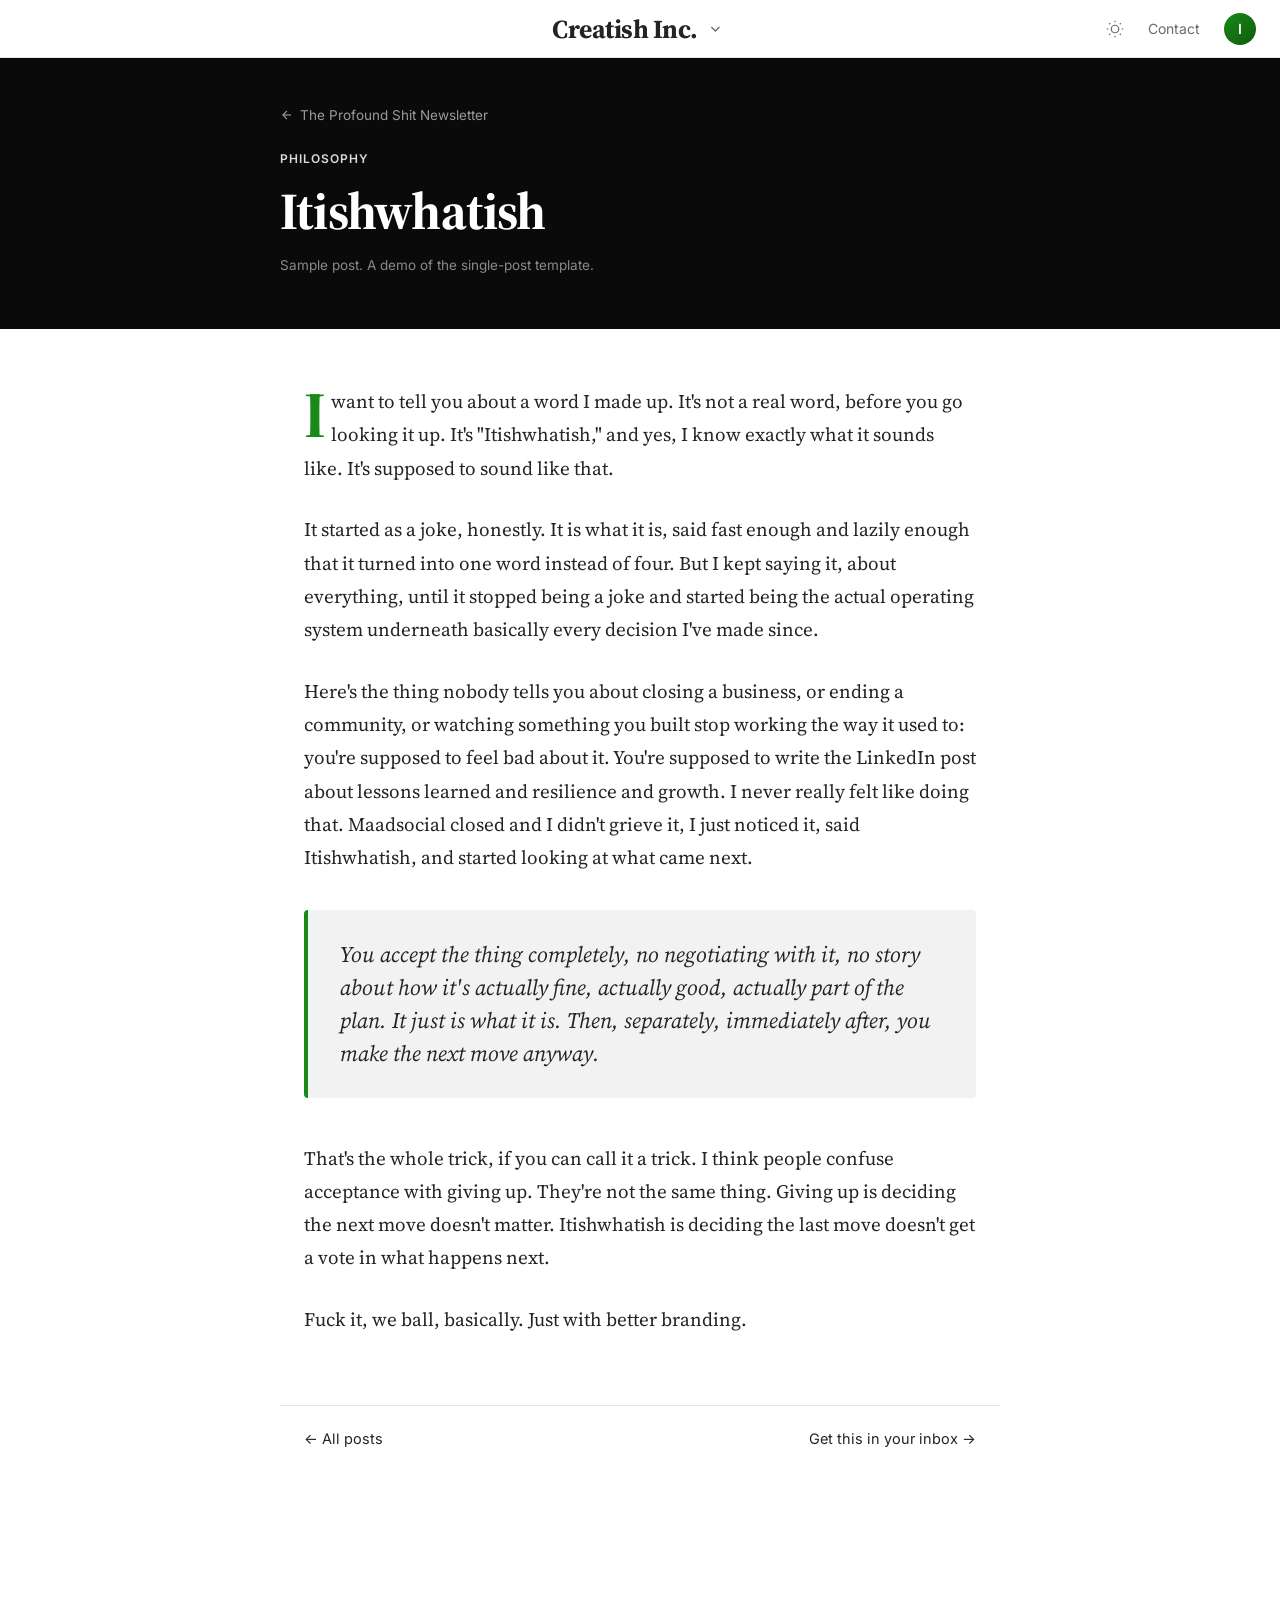
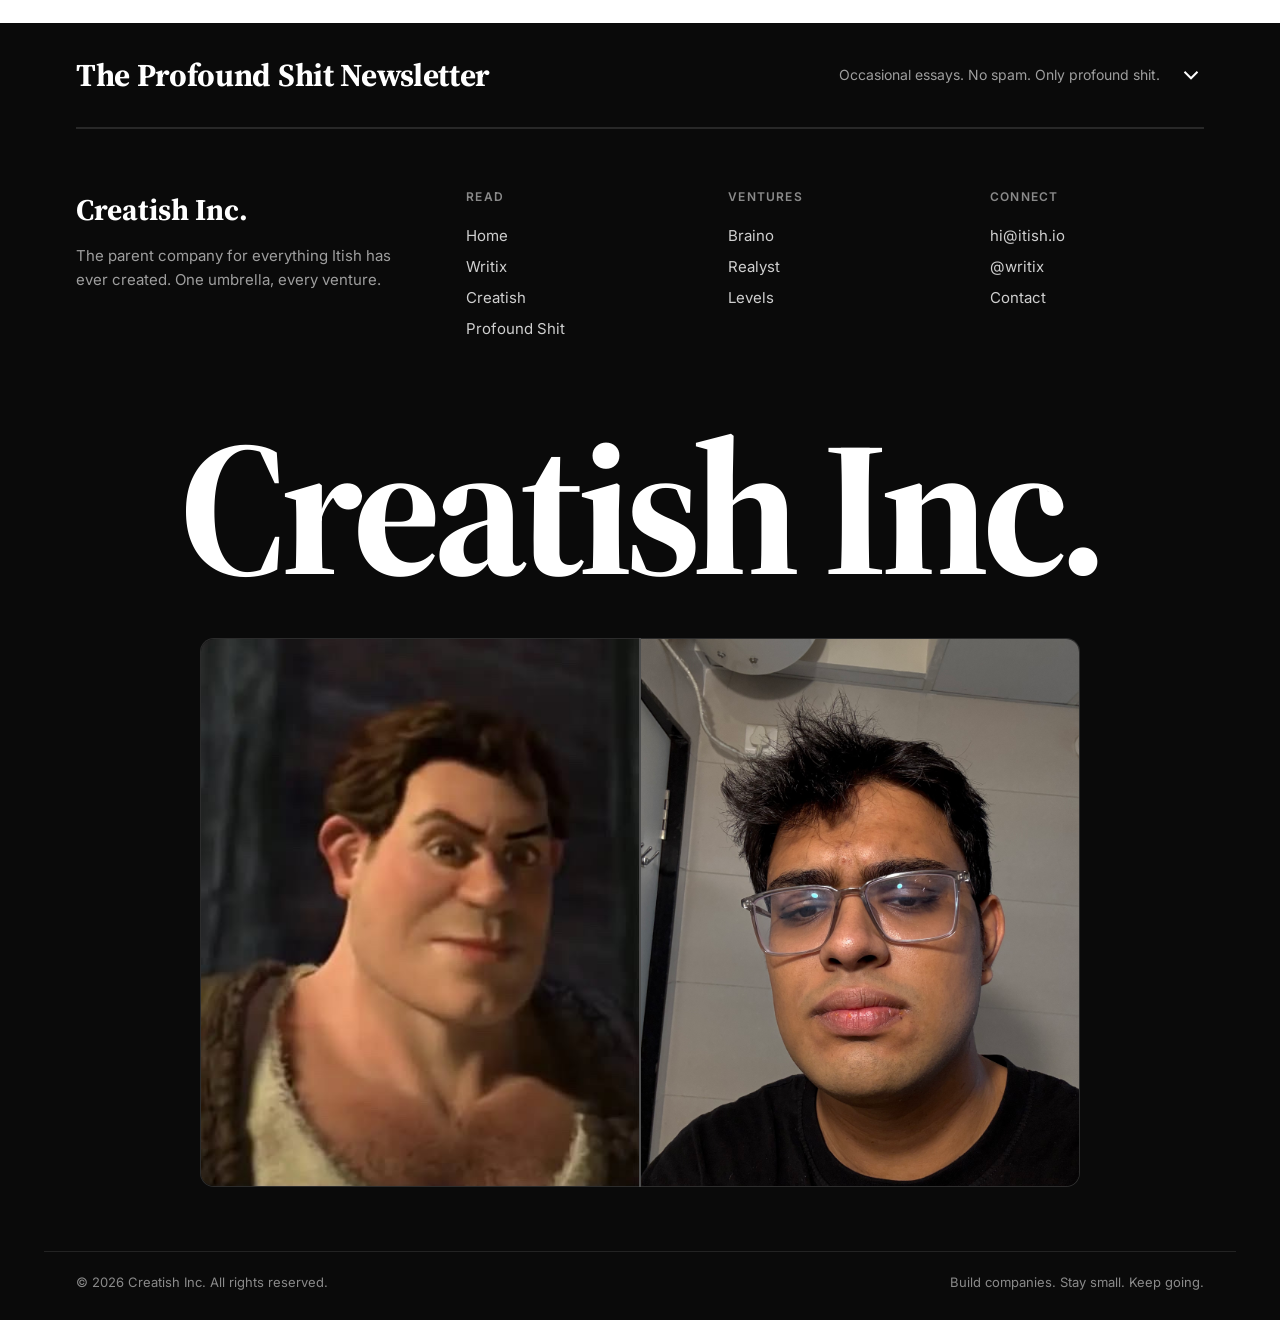
<file: profound-shit-post.html>
<!doctype html>
<html lang="en">
<head>
  <meta charset="utf-8" />
  <meta name="viewport" content="width=device-width, initial-scale=1" />
  <title>Itishwhatish — The Profound Shit Newsletter</title>
  <meta name="description" content="The one word that's done more work in my life than any five-year plan ever did." />
  <script>
    (function () {
      var q = new URLSearchParams(location.search).get('theme');
      var t = q || localStorage.getItem('theme');
      if (t === 'dark' || (!t && matchMedia('(prefers-color-scheme: dark)').matches)) {
        document.documentElement.setAttribute('data-theme', 'dark');
      }
    })();
  </script>
  <link rel="preconnect" href="https://fonts.googleapis.com" />
  <link rel="preconnect" href="https://fonts.gstatic.com" crossorigin />
  <link href="https://fonts.googleapis.com/css2?family=Inter:wght@400;500;600;700;800&family=Source+Serif+4:ital,opsz,wght@0,8..60,400;0,8..60,600;0,8..60,700;0,8..60,800;1,8..60,400;1,8..60,600&display=swap" rel="stylesheet" />
  <link rel="stylesheet" href="site.css" />
</head>
<body class="ps-page">

  <nav class="nav">
    <div class="nav-inner">
      <div class="nav-left">
        <button class="hamburger" aria-label="Menu">
          <svg width="20" height="20" viewBox="0 0 24 24" fill="none" stroke="currentColor" stroke-width="1.8"><path d="M3 6h18"/><path d="M3 12h18"/><path d="M3 18h18"/></svg>
        </button>
      </div>
      <div class="nav-center">
        <a class="wordmark" href="index.html">Creatish Inc.</a>
        <button class="mega-trigger" id="megaTrigger" aria-label="Open site menu" aria-expanded="false" aria-controls="megaMenu">
          <svg class="chev" width="16" height="16" viewBox="0 0 24 24" fill="none" stroke="currentColor" stroke-width="2"><path d="M6 9l6 6 6-6"/></svg>
        </button>
      </div>
      <div class="nav-right">
        <button class="action theme-btn" id="themeBtn" aria-label="Toggle dark mode">
          <svg class="icon-sun" width="18" height="18" viewBox="0 0 24 24" fill="none" stroke="currentColor" stroke-width="1.6"><circle cx="12" cy="12" r="5"/><path d="M12 1v2"/><path d="M12 21v2"/><path d="M4.22 4.22l1.42 1.42"/><path d="M18.36 18.36l1.42 1.42"/><path d="M1 12h2"/><path d="M21 12h2"/><path d="M4.22 19.78l1.42-1.42"/><path d="M18.36 5.64l1.42-1.42"/></svg>
          <svg class="icon-moon" width="18" height="18" viewBox="0 0 24 24" fill="none" stroke="currentColor" stroke-width="1.6"><path d="M21 12.79A9 9 0 1 1 11.21 3 7 7 0 0 0 21 12.79z"/></svg>
        </button>
        <a class="link" href="mailto:hi@itish.io">Contact</a>
        <span class="avatar">I</span>
      </div>
    </div>
  </nav>

  <div class="mega-menu" id="megaMenu">
    <div class="mega-inner">
      <div class="mega-col">
        <h4>Read</h4>
        <a href="index.html">Home</a>
        <a href="writix.html">Writix</a>
        <a href="creatish.html">Creatish</a>
        <a href="profound-shit.html">Profound Shit</a>
      </div>
      <div class="mega-col">
        <h4>Active Ventures</h4>
        <a href="creatish.html">Braino</a>
        <a href="https://realyst.app" target="_blank" rel="noreferrer">Realyst</a>
      </div>
      <div class="mega-col">
        <h4>The Archive</h4>
        <a href="https://levels.io" target="_blank" rel="noreferrer">Levels</a>
        <a href="creatish.html#learnor">Learnor</a>
        <a href="creatish.html#av8studio">Av8studio</a>
        <a href="creatish.html#maadsocial">Maadsocial</a>
        <a href="creatish.html#brownieblend">BrownieBlend</a>
        <a href="creatish.html#snapix">Snapix</a>
        <a href="creatish.html#doctor-alien">Doctor Alien</a>
      </div>
      <div class="mega-col">
        <h4>Connect</h4>
        <a href="mailto:hi@itish.io">hi@itish.io</a>
        <a href="https://instagram.com/writix" target="_blank" rel="noreferrer">@writix</a>
      </div>
    </div>
  </div>
  <div class="mega-backdrop" id="megaBackdrop"></div>

  <header class="ps-post-hero">
    <div class="ps-post-hero-inner">
      <a class="ps-back" href="profound-shit.html">
        <svg width="14" height="14" viewBox="0 0 24 24" fill="none" stroke="currentColor" stroke-width="2"><path d="M19 12H5"/><path d="M12 19l-7-7 7-7"/></svg>
        The Profound Shit Newsletter
      </a>
      <span class="ps-card-tag">Philosophy</span>
      <h1>Itishwhatish</h1>
      <div class="ps-post-meta">Sample post. A demo of the single-post template.</div>
    </div>
  </header>

  <article class="ps-post-body">
    <p>I want to tell you about a word I made up. It's not a real word, before you go looking it up. It's "Itishwhatish," and yes, I know exactly what it sounds like. It's supposed to sound like that.</p>
    <p>It started as a joke, honestly. It is what it is, said fast enough and lazily enough that it turned into one word instead of four. But I kept saying it, about everything, until it stopped being a joke and started being the actual operating system underneath basically every decision I've made since.</p>
    <p>Here's the thing nobody tells you about closing a business, or ending a community, or watching something you built stop working the way it used to: you're supposed to feel bad about it. You're supposed to write the LinkedIn post about lessons learned and resilience and growth. I never really felt like doing that. Maadsocial closed and I didn't grieve it, I just noticed it, said Itishwhatish, and started looking at what came next.</p>
    <blockquote>You accept the thing completely, no negotiating with it, no story about how it's actually fine, actually good, actually part of the plan. It just is what it is. Then, separately, immediately after, you make the next move anyway.</blockquote>
    <p>That's the whole trick, if you can call it a trick. I think people confuse acceptance with giving up. They're not the same thing. Giving up is deciding the next move doesn't matter. Itishwhatish is deciding the last move doesn't get a vote in what happens next.</p>
    <p>Fuck it, we ball, basically. Just with better branding.</p>
  </article>

  <div class="ps-post-footer">
    <a href="profound-shit.html">← All posts</a>
    <a href="mailto:hi@itish.io">Get this in your inbox →</a>
  </div>

  <footer class="mega-footer">
    <div class="foot-wrap">
      <button class="newsletter-toggle" id="newsToggle" aria-expanded="false" aria-controls="newsPanel">
        <span class="nt-label">The Profound Shit Newsletter</span>
        <span class="nt-hint">Occasional essays. No spam. Only profound shit.</span>
        <svg class="chev" width="26" height="26" viewBox="0 0 24 24" fill="none" stroke="currentColor" stroke-width="1.8"><path d="M6 9l6 6 6-6"/></svg>
      </button>
      <div class="newsletter-panel" id="newsPanel">
        <div class="np-inner">
          <p>One email whenever something real ships or something true gets written. That's the whole promise.</p>
          <form class="news-form" id="newsForm">
            <input type="email" placeholder="you@wherever.com" required aria-label="Email address" />
            <button type="submit">Subscribe</button>
          </form>
          <p class="news-done" id="newsDone" hidden>You're in. Profound shit incoming.</p>
        </div>
      </div>

      <div class="foot-grid">
        <div class="foot-brand">
          <div class="fb-mark">Creatish Inc.</div>
          <p>The parent company for everything Itish has ever created. One umbrella, every venture.</p>
        </div>
        <div class="foot-col">
          <h4>Read</h4>
          <a href="index.html">Home</a>
          <a href="writix.html">Writix</a>
          <a href="creatish.html">Creatish</a>
          <a href="profound-shit.html">Profound Shit</a>
        </div>
        <div class="foot-col">
          <h4>Ventures</h4>
          <a href="creatish.html">Braino</a>
          <a href="https://realyst.app" target="_blank" rel="noreferrer">Realyst</a>
          <a href="https://levels.io" target="_blank" rel="noreferrer">Levels</a>
        </div>
        <div class="foot-col">
          <h4>Connect</h4>
          <a href="mailto:hi@itish.io">hi@itish.io</a>
          <a href="https://instagram.com/writix" target="_blank" rel="noreferrer">@writix</a>
          <a href="mailto:hi@itish.io">Contact</a>
        </div>
      </div>
    </div>

    <div class="foot-giant">Creatish Inc.</div>
    <div class="foot-compare">
      <img class="foot-compare-img" src="footer-bg.jpg" alt="" onerror="this.style.display='none'" />
      <div class="foot-compare-divider"></div>
      <img class="foot-compare-img" src="itish.jpg" alt="" onerror="this.style.display='none'" />
    </div>

    <div class="foot-wrap foot-bottom">
      <span>© 2026 Creatish Inc. All rights reserved.</span>
      <span>Build companies. Stay small. Keep going.</span>
    </div>
  </footer>

  <script src="site.js"></script>
  <script src="https://trybraino.com/embed/braino-embed.js" data-braino-site="2edabc09-5018-4363-ad24-40628936456c" async></script>
</body>
</html>
</file>
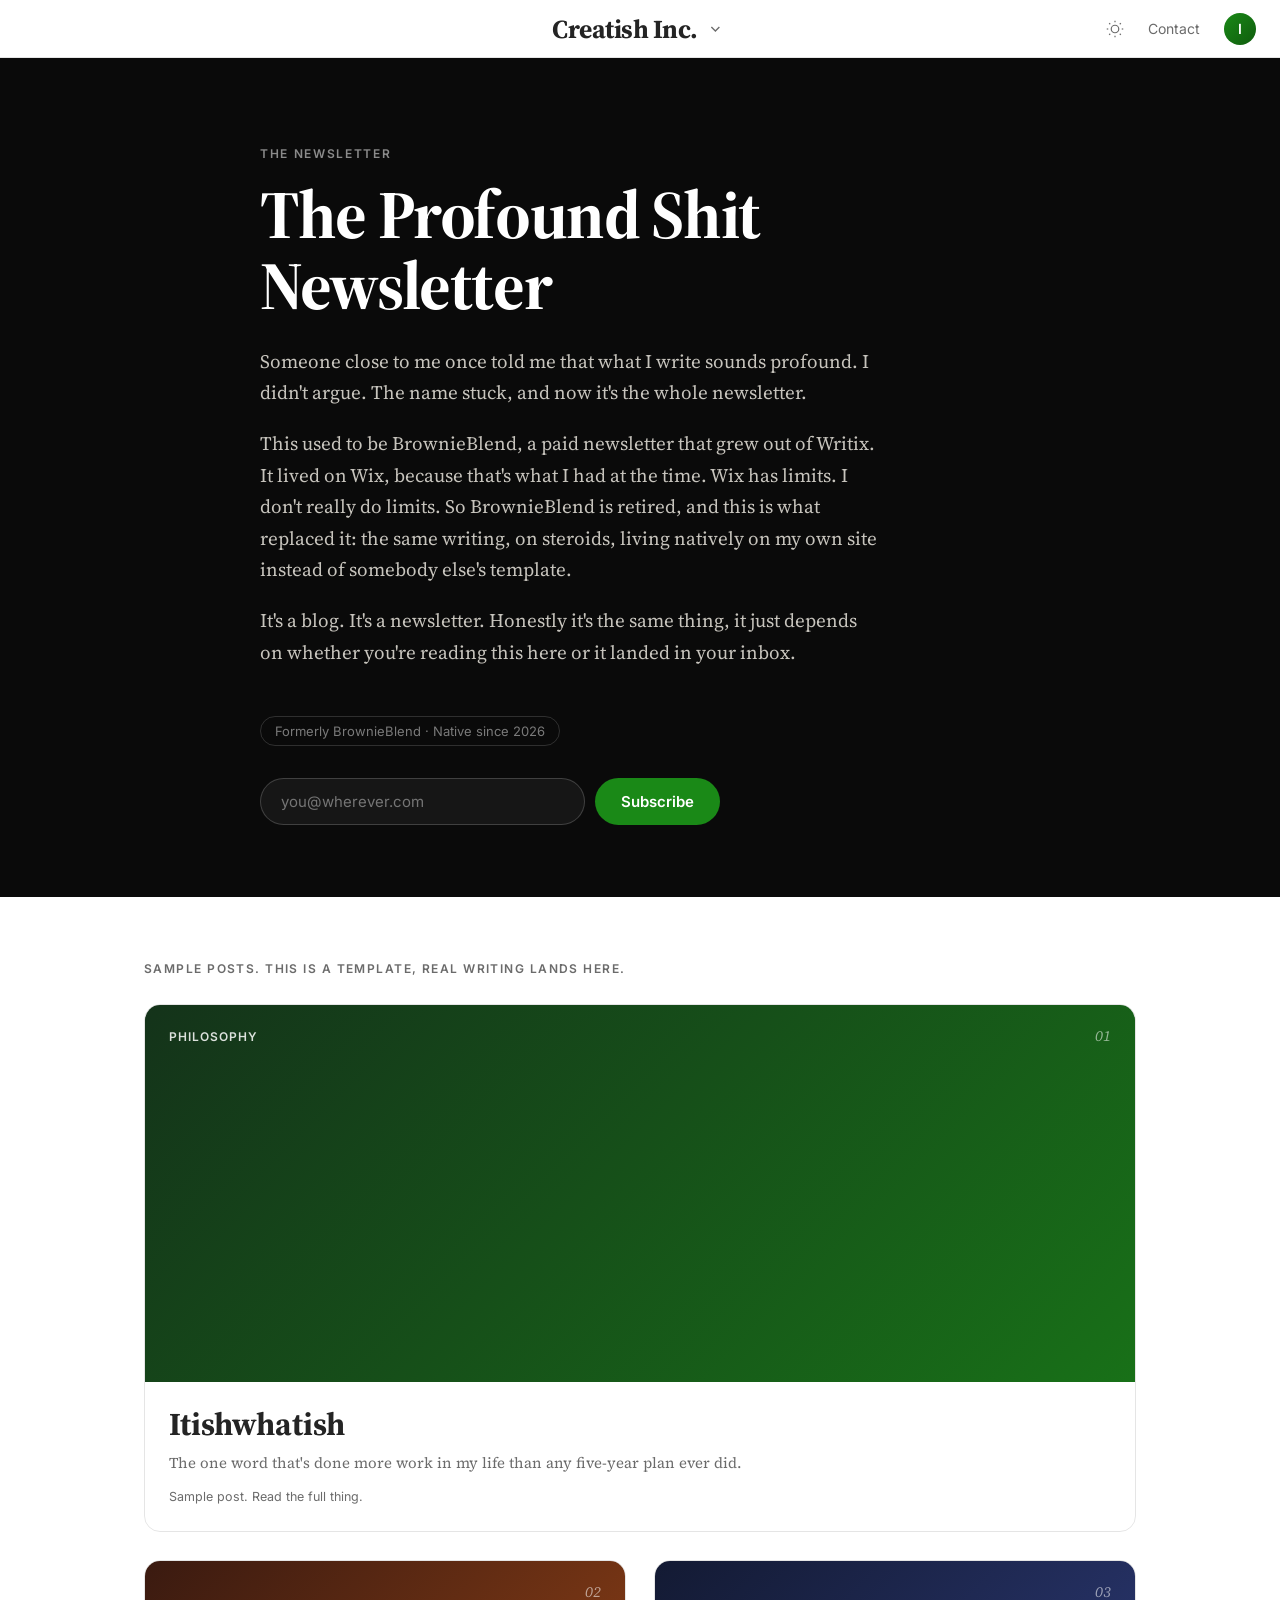
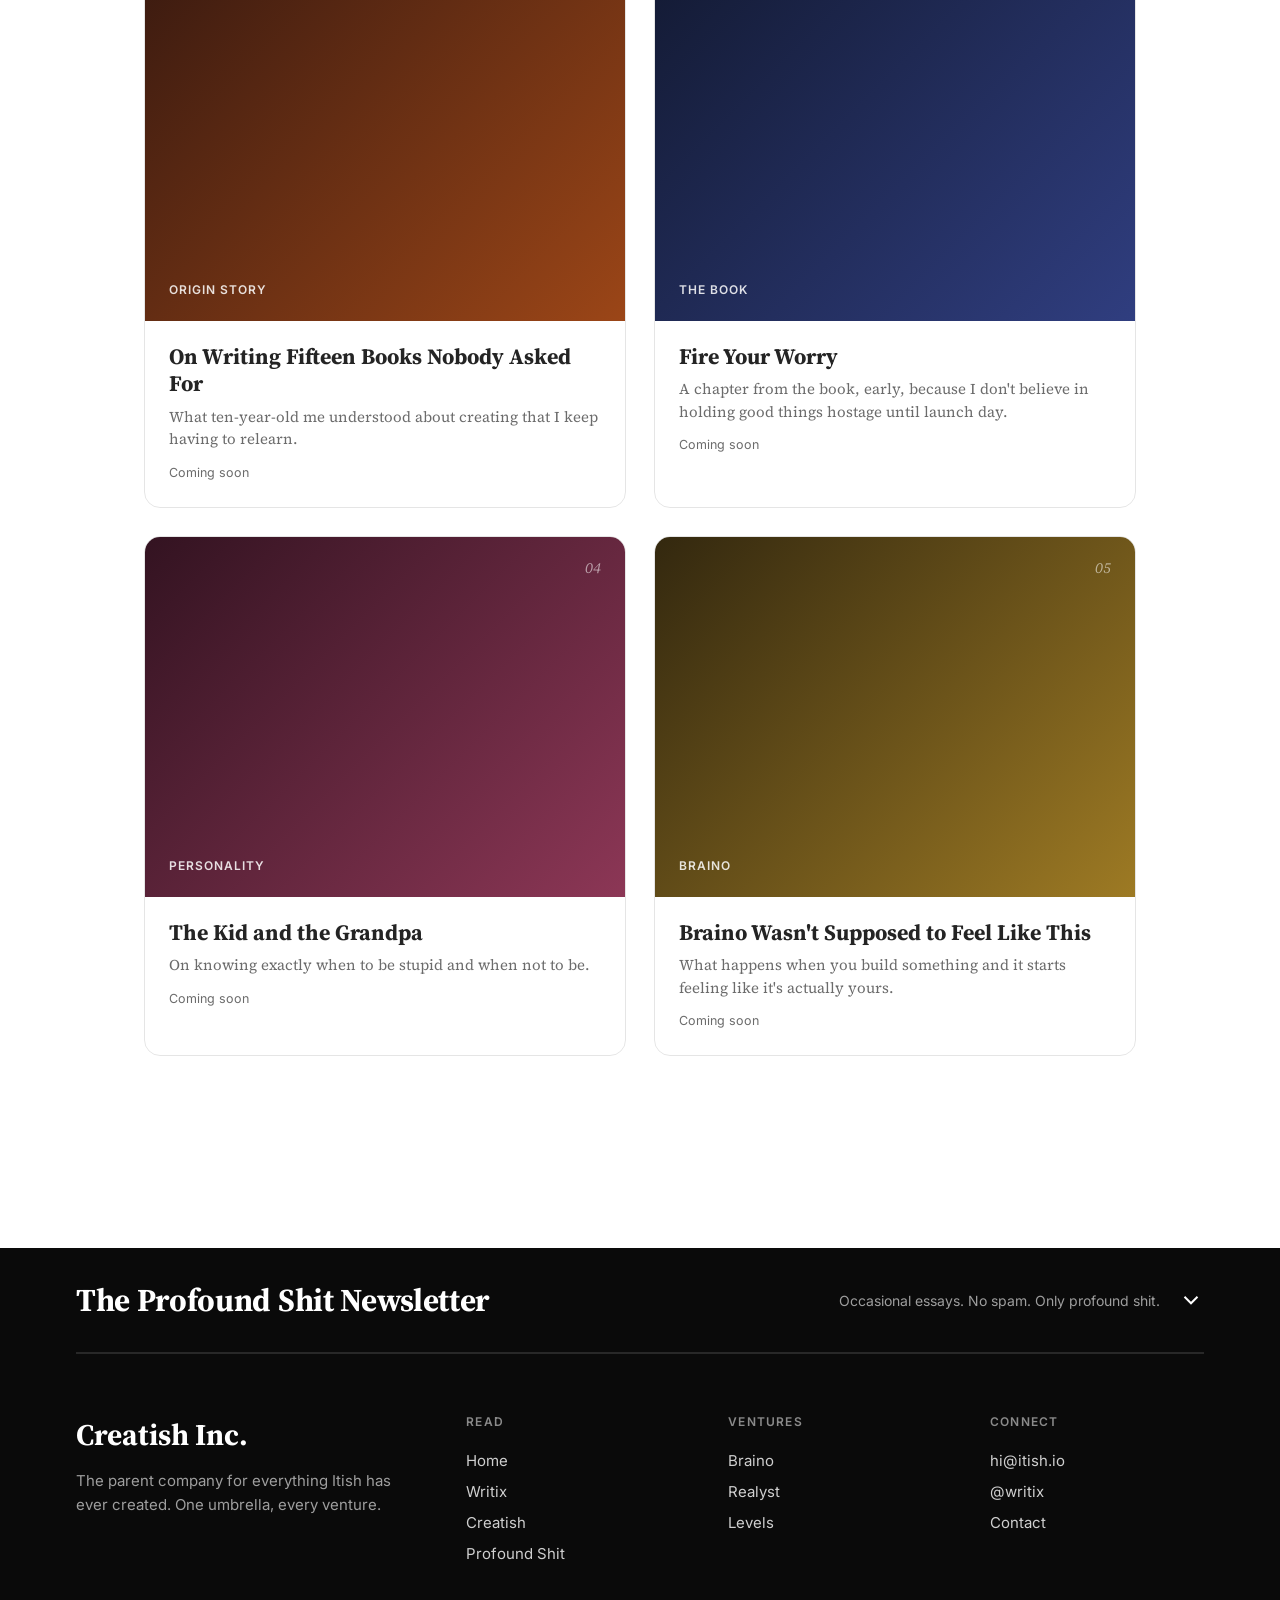
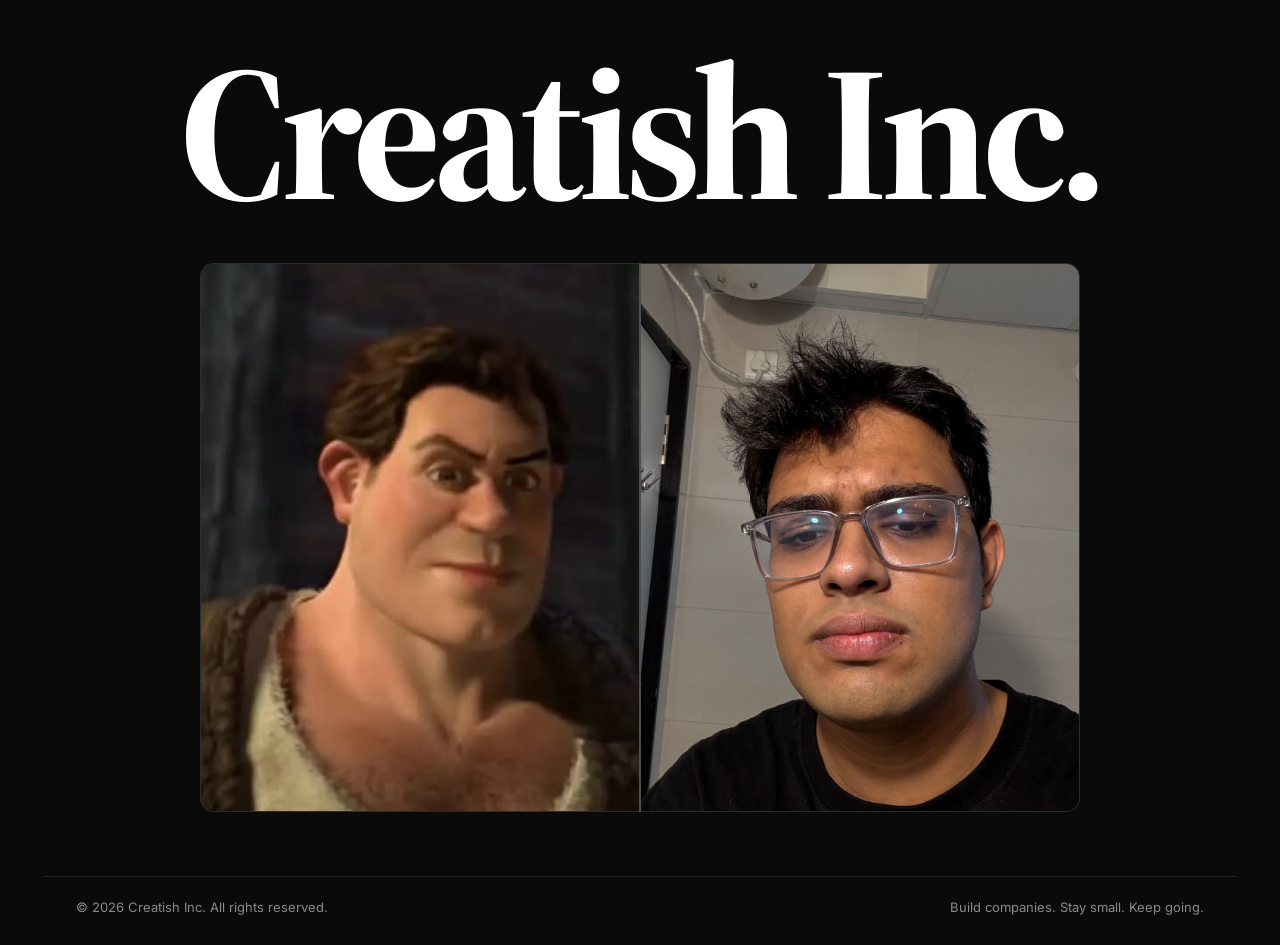
<file: profound-shit.html>
<!doctype html>
<html lang="en">
<head>
  <meta charset="utf-8" />
  <meta name="viewport" content="width=device-width, initial-scale=1" />
  <title>The Profound Shit Newsletter — Creatish Inc.</title>
  <meta name="description" content="Itish Pande's newsletter and blog. Formerly BrownieBlend, built on Wix. Now native, unconstrained, and on steroids." />
  <script>
    (function () {
      var q = new URLSearchParams(location.search).get('theme');
      var t = q || localStorage.getItem('theme');
      if (t === 'dark' || (!t && matchMedia('(prefers-color-scheme: dark)').matches)) {
        document.documentElement.setAttribute('data-theme', 'dark');
      }
    })();
  </script>
  <link rel="preconnect" href="https://fonts.googleapis.com" />
  <link rel="preconnect" href="https://fonts.gstatic.com" crossorigin />
  <link href="https://fonts.googleapis.com/css2?family=Inter:wght@400;500;600;700;800&family=Source+Serif+4:ital,opsz,wght@0,8..60,400;0,8..60,600;0,8..60,700;0,8..60,800;1,8..60,400;1,8..60,600&display=swap" rel="stylesheet" />
  <link rel="stylesheet" href="site.css" />
</head>
<body class="ps-page">

  <nav class="nav">
    <div class="nav-inner">
      <div class="nav-left">
        <button class="hamburger" aria-label="Menu">
          <svg width="20" height="20" viewBox="0 0 24 24" fill="none" stroke="currentColor" stroke-width="1.8"><path d="M3 6h18"/><path d="M3 12h18"/><path d="M3 18h18"/></svg>
        </button>
      </div>
      <div class="nav-center">
        <a class="wordmark" href="index.html">Creatish Inc.</a>
        <button class="mega-trigger" id="megaTrigger" aria-label="Open site menu" aria-expanded="false" aria-controls="megaMenu">
          <svg class="chev" width="16" height="16" viewBox="0 0 24 24" fill="none" stroke="currentColor" stroke-width="2"><path d="M6 9l6 6 6-6"/></svg>
        </button>
      </div>
      <div class="nav-right">
        <button class="action theme-btn" id="themeBtn" aria-label="Toggle dark mode">
          <svg class="icon-sun" width="18" height="18" viewBox="0 0 24 24" fill="none" stroke="currentColor" stroke-width="1.6"><circle cx="12" cy="12" r="5"/><path d="M12 1v2"/><path d="M12 21v2"/><path d="M4.22 4.22l1.42 1.42"/><path d="M18.36 18.36l1.42 1.42"/><path d="M1 12h2"/><path d="M21 12h2"/><path d="M4.22 19.78l1.42-1.42"/><path d="M18.36 5.64l1.42-1.42"/></svg>
          <svg class="icon-moon" width="18" height="18" viewBox="0 0 24 24" fill="none" stroke="currentColor" stroke-width="1.6"><path d="M21 12.79A9 9 0 1 1 11.21 3 7 7 0 0 0 21 12.79z"/></svg>
        </button>
        <a class="link" href="mailto:hi@itish.io">Contact</a>
        <span class="avatar">I</span>
      </div>
    </div>
  </nav>

  <div class="mega-menu" id="megaMenu">
    <div class="mega-inner">
      <div class="mega-col">
        <h4>Read</h4>
        <a href="index.html">Home</a>
        <a href="writix.html">Writix</a>
        <a href="creatish.html">Creatish</a>
        <a href="profound-shit.html">Profound Shit</a>
      </div>
      <div class="mega-col">
        <h4>Active Ventures</h4>
        <a href="creatish.html">Braino</a>
        <a href="https://realyst.app" target="_blank" rel="noreferrer">Realyst</a>
      </div>
      <div class="mega-col">
        <h4>The Archive</h4>
        <a href="https://levels.io" target="_blank" rel="noreferrer">Levels</a>
        <a href="creatish.html#learnor">Learnor</a>
        <a href="creatish.html#av8studio">Av8studio</a>
        <a href="creatish.html#maadsocial">Maadsocial</a>
        <a href="creatish.html#brownieblend">BrownieBlend</a>
        <a href="creatish.html#snapix">Snapix</a>
        <a href="creatish.html#doctor-alien">Doctor Alien</a>
      </div>
      <div class="mega-col">
        <h4>Connect</h4>
        <a href="mailto:hi@itish.io">hi@itish.io</a>
        <a href="https://instagram.com/writix" target="_blank" rel="noreferrer">@writix</a>
      </div>
    </div>
  </div>
  <div class="mega-backdrop" id="megaBackdrop"></div>

  <section class="ps-hero">
    <div class="ps-hero-inner">
      <div class="ps-eyebrow">The Newsletter</div>
      <h1>The Profound Shit Newsletter</h1>
      <p>Someone close to me once told me that what I write sounds profound. I didn't argue. The name stuck, and now it's the whole newsletter.</p>
      <p>This used to be BrownieBlend, a paid newsletter that grew out of Writix. It lived on Wix, because that's what I had at the time. Wix has limits. I don't really do limits. So BrownieBlend is retired, and this is what replaced it: the same writing, on steroids, living natively on my own site instead of somebody else's template.</p>
      <p>It's a blog. It's a newsletter. Honestly it's the same thing, it just depends on whether you're reading this here or it landed in your inbox.</p>
      <span class="ps-tag">Formerly BrownieBlend · Native since 2026</span>
      <form class="ps-subscribe" id="psSubscribeForm">
        <input type="email" placeholder="you@wherever.com" required aria-label="Email address" />
        <button type="submit">Subscribe</button>
      </form>
      <p class="ps-subscribe-done" id="psSubscribeDone" hidden>You're in. Profound shit incoming.</p>
    </div>
  </section>

  <section class="ps-grid-wrap">
    <div class="ps-grid-label">Sample posts. This is a template, real writing lands here.</div>
    <div class="ps-grid">
      <a class="ps-card featured" href="profound-shit-post.html">
        <div class="ps-card-block ps-c1">
          <span class="ps-card-num">01</span>
          <span class="ps-card-tag">Philosophy</span>
        </div>
        <div class="ps-card-body">
          <h3>Itishwhatish</h3>
          <p>The one word that's done more work in my life than any five-year plan ever did.</p>
          <span class="ps-date">Sample post. Read the full thing.</span>
        </div>
      </a>

      <div class="ps-card">
        <div class="ps-card-block ps-c2">
          <span class="ps-card-num">02</span>
          <span class="ps-card-tag">Origin Story</span>
        </div>
        <div class="ps-card-body">
          <h3>On Writing Fifteen Books Nobody Asked For</h3>
          <p>What ten-year-old me understood about creating that I keep having to relearn.</p>
          <span class="ps-date">Coming soon</span>
        </div>
      </div>

      <div class="ps-card">
        <div class="ps-card-block ps-c3">
          <span class="ps-card-num">03</span>
          <span class="ps-card-tag">The Book</span>
        </div>
        <div class="ps-card-body">
          <h3>Fire Your Worry</h3>
          <p>A chapter from the book, early, because I don't believe in holding good things hostage until launch day.</p>
          <span class="ps-date">Coming soon</span>
        </div>
      </div>

      <div class="ps-card">
        <div class="ps-card-block ps-c4">
          <span class="ps-card-num">04</span>
          <span class="ps-card-tag">Personality</span>
        </div>
        <div class="ps-card-body">
          <h3>The Kid and the Grandpa</h3>
          <p>On knowing exactly when to be stupid and when not to be.</p>
          <span class="ps-date">Coming soon</span>
        </div>
      </div>

      <div class="ps-card">
        <div class="ps-card-block ps-c5">
          <span class="ps-card-num">05</span>
          <span class="ps-card-tag">Braino</span>
        </div>
        <div class="ps-card-body">
          <h3>Braino Wasn't Supposed to Feel Like This</h3>
          <p>What happens when you build something and it starts feeling like it's actually yours.</p>
          <span class="ps-date">Coming soon</span>
        </div>
      </div>
    </div>
  </section>

  <footer class="mega-footer">
    <div class="foot-wrap">
      <button class="newsletter-toggle" id="newsToggle" aria-expanded="false" aria-controls="newsPanel">
        <span class="nt-label">The Profound Shit Newsletter</span>
        <span class="nt-hint">Occasional essays. No spam. Only profound shit.</span>
        <svg class="chev" width="26" height="26" viewBox="0 0 24 24" fill="none" stroke="currentColor" stroke-width="1.8"><path d="M6 9l6 6 6-6"/></svg>
      </button>
      <div class="newsletter-panel" id="newsPanel">
        <div class="np-inner">
          <p>One email whenever something real ships or something true gets written. That's the whole promise.</p>
          <form class="news-form" id="newsForm">
            <input type="email" placeholder="you@wherever.com" required aria-label="Email address" />
            <button type="submit">Subscribe</button>
          </form>
          <p class="news-done" id="newsDone" hidden>You're in. Profound shit incoming.</p>
        </div>
      </div>

      <div class="foot-grid">
        <div class="foot-brand">
          <div class="fb-mark">Creatish Inc.</div>
          <p>The parent company for everything Itish has ever created. One umbrella, every venture.</p>
        </div>
        <div class="foot-col">
          <h4>Read</h4>
          <a href="index.html">Home</a>
          <a href="writix.html">Writix</a>
          <a href="creatish.html">Creatish</a>
          <a href="profound-shit.html">Profound Shit</a>
        </div>
        <div class="foot-col">
          <h4>Ventures</h4>
          <a href="creatish.html">Braino</a>
          <a href="https://realyst.app" target="_blank" rel="noreferrer">Realyst</a>
          <a href="https://levels.io" target="_blank" rel="noreferrer">Levels</a>
        </div>
        <div class="foot-col">
          <h4>Connect</h4>
          <a href="mailto:hi@itish.io">hi@itish.io</a>
          <a href="https://instagram.com/writix" target="_blank" rel="noreferrer">@writix</a>
          <a href="mailto:hi@itish.io">Contact</a>
        </div>
      </div>
    </div>

    <div class="foot-giant">Creatish Inc.</div>
    <div class="foot-compare">
      <img class="foot-compare-img" src="footer-bg.jpg" alt="" onerror="this.style.display='none'" />
      <div class="foot-compare-divider"></div>
      <img class="foot-compare-img" src="itish.jpg" alt="" onerror="this.style.display='none'" />
    </div>

    <div class="foot-wrap foot-bottom">
      <span>© 2026 Creatish Inc. All rights reserved.</span>
      <span>Build companies. Stay small. Keep going.</span>
    </div>
  </footer>

  <script src="site.js"></script>
  <script src="https://trybraino.com/embed/braino-embed.js" data-braino-site="2edabc09-5018-4363-ad24-40628936456c" async></script>
</body>
</html>
</file>
<file: site.css>
:root {
  --bg: #ffffff;
  --text: #242424;
  --muted: #6b6b6b;
  --faint: #f2f2f2;
  --search: #f9f9f9;
  --rule: rgba(0, 0, 0, 0.1);
  --green: #1a8917;
  --highlight: rgba(26, 137, 23, 0.14);
  --sans: "Inter", -apple-system, BlinkMacSystemFont, "Segoe UI", Helvetica, Arial, sans-serif;
  --serif: "Source Serif 4", Charter, Georgia, "Times New Roman", serif;
  color-scheme: light;
}

html[data-theme="dark"] {
  --bg: #121212;
  --text: #e6e6e6;
  --muted: #9e9e9e;
  --faint: #242424;
  --search: #1e1e1e;
  --rule: rgba(255, 255, 255, 0.14);
  --highlight: rgba(46, 178, 42, 0.28);
  color-scheme: dark;
}

* { box-sizing: border-box; }

html, body {
  margin: 0;
  padding: 0;
  background: var(--bg);
  color: var(--text);
  font-family: var(--sans);
  -webkit-font-smoothing: antialiased;
  text-rendering: optimizeLegibility;
  transition: background-color 200ms ease, color 200ms ease;
}

a { color: inherit; text-decoration: none; }

/* ── Top nav ─────────────────────────────── */
.nav {
  position: sticky;
  top: 0;
  z-index: 10;
  background: var(--bg);
  border-bottom: 1px solid var(--rule);
}

.nav-inner {
  position: relative;
  margin: 0 auto;
  padding: 0 24px;
  height: 57px;
  display: flex;
  align-items: center;
  justify-content: space-between;
  gap: 16px;
}

.nav-center {
  position: absolute;
  top: 50%;
  /* True nav midpoint, shifted right by half the sidebar's 220px width so
     this lines up with the actual reading column's center, not the raw
     viewport's center. See .nav-center reset at 1080px, where the sidebar
     stops being part of the layout. */
  left: calc(50% + 110px);
  transform: translate(-50%, -50%);
  display: flex;
  align-items: center;
  gap: 6px;
}

.nav-left {
  display: flex;
  align-items: center;
  gap: 18px;
  flex: 1;
  min-width: 0;
}

.wordmark {
  font-family: var(--serif);
  font-weight: 700;
  font-size: 26px;
  letter-spacing: -0.02em;
  white-space: nowrap;
}

.hamburger {
  background: none;
  border: 0;
  padding: 4px;
  cursor: pointer;
  color: var(--text);
  display: none;
}

.mega-trigger {
  display: inline-flex;
  align-items: center;
  justify-content: center;
  background: none;
  border: 0;
  padding: 4px;
  color: var(--muted);
  cursor: pointer;
}

.mega-trigger:hover { color: var(--text); }
.mega-trigger .chev { transition: transform 200ms ease; flex-shrink: 0; }
.mega-trigger.open .chev { transform: rotate(180deg); }

.mega-menu {
  position: fixed;
  top: 57px;
  left: 0;
  right: 0;
  z-index: 40;
  background: var(--bg);
  border-bottom: 1px solid var(--rule);
  box-shadow: 0 16px 40px rgba(0, 0, 0, 0.12);
  max-height: 70vh;
  overflow-y: auto;
  opacity: 0;
  visibility: hidden;
  transform: translateY(-10px);
  transform-origin: top;
  transition: opacity 260ms ease, transform 260ms cubic-bezier(0.16, 1, 0.3, 1), visibility 0s linear 260ms;
}

.mega-menu.open {
  opacity: 1;
  visibility: visible;
  transform: translateY(0);
  transition: opacity 260ms ease, transform 260ms cubic-bezier(0.16, 1, 0.3, 1), visibility 0s linear 0s;
}

.mega-inner {
  max-width: 1000px;
  margin: 0 auto;
  padding: 32px 24px 40px;
  display: grid;
  grid-template-columns: repeat(4, 1fr);
  gap: 32px;
}

.mega-col h4 {
  margin: 0 0 14px;
  font-size: 12px;
  font-weight: 600;
  letter-spacing: 0.08em;
  text-transform: uppercase;
  color: var(--muted);
}

.mega-col a {
  display: block;
  padding: 6px 0;
  font-size: 15px;
  color: var(--text);
}

.mega-col a:hover { color: var(--green); text-decoration: underline; }

.mega-backdrop {
  position: fixed;
  inset: 57px 0 0 0;
  background: rgba(0, 0, 0, 0.3);
  z-index: 35;
  opacity: 0;
  pointer-events: none;
  transition: opacity 240ms ease;
}

.mega-backdrop.open { opacity: 1; pointer-events: auto; }

@media (max-width: 700px) {
  .mega-inner { grid-template-columns: repeat(2, 1fr); gap: 24px; padding: 24px 20px 32px; }
}

@media (max-width: 420px) {
  .mega-inner { grid-template-columns: 1fr; }
}

.nav-right {
  display: flex;
  align-items: center;
  justify-content: flex-end;
  gap: 24px;
}

.theme-btn { color: var(--muted); }
.theme-btn:hover { color: var(--text); }
.theme-btn .icon-moon { display: none; }
html[data-theme="dark"] .theme-btn .icon-moon { display: block; }
html[data-theme="dark"] .theme-btn .icon-sun { display: none; }

.nav-right .link {
  font-size: 14px;
  color: var(--muted);
  white-space: nowrap;
}

.nav-right .link:hover { color: var(--text); }

.avatar {
  width: 32px;
  height: 32px;
  border-radius: 50%;
  background: linear-gradient(135deg, #1a8917, #0f5c0d);
  color: #fff;
  display: inline-flex;
  align-items: center;
  justify-content: center;
  font-size: 14px;
  font-weight: 600;
  flex-shrink: 0;
}

/* ── Left sidebar (site navigation) ──────── */
.sidebar {
  position: fixed;
  top: 57px;
  left: 0;
  bottom: 0;
  width: 220px;
  border-right: 1px solid var(--rule);
  padding: 32px 0;
  display: flex;
  flex-direction: column;
  gap: 4px;
  background: var(--bg);
}

.side-item {
  display: flex;
  align-items: center;
  gap: 14px;
  padding: 11px 32px;
  font-size: 14px;
  color: var(--muted);
}

.side-item:hover { color: var(--text); }

.side-item.active {
  color: var(--text);
  font-weight: 600;
}

.side-item svg { flex-shrink: 0; }

.side-rule {
  border-top: 1px solid var(--rule);
  margin: 20px 32px;
}

.side-note {
  display: flex;
  gap: 14px;
  padding: 4px 32px;
  font-size: 14px;
  color: var(--muted);
  line-height: 1.45;
}

.side-note .add { font-size: 18px; line-height: 1.2; }
.side-note a { text-decoration: underline; text-underline-offset: 2px; }
.side-note a:hover { color: var(--text); }

.layout { margin-left: 220px; }

/* ── Article ─────────────────────────────── */
.article {
  max-width: 680px;
  margin: 0 auto;
  padding: 56px 24px 48px;
}

.topic-tags {
  display: flex;
  flex-wrap: wrap;
  gap: 8px;
  margin-bottom: 32px;
}

.tag {
  background: var(--faint);
  color: var(--text);
  font-size: 13px;
  padding: 7px 14px;
  border-radius: 100px;
  white-space: nowrap;
}

h1 {
  margin: 0 0 14px;
  font-size: clamp(32px, 6vw, 46px);
  line-height: 1.15;
  letter-spacing: -0.016em;
  font-weight: 700;
}

.subtitle {
  margin: 0 0 32px;
  color: var(--muted);
  font-size: 22px;
  line-height: 1.4;
  font-weight: 400;
}

/* ── Hero photo frame ────────────────────── */
.hero-figure { margin: 0 0 32px; }

.hero-frame {
  border: 1px solid var(--rule);
  padding: 10px;
  background: var(--bg);
}

.hero-frame img {
  display: block;
  width: 100%;
  aspect-ratio: 16 / 9;
  object-fit: cover;
}

.hero-frame .ph {
  display: none;
  width: 100%;
  aspect-ratio: 16 / 9;
  background: linear-gradient(135deg, #101410, #1a8917 130%);
  align-items: center;
  justify-content: center;
  flex-direction: column;
  gap: 10px;
}

.hero-frame.empty img { display: none; }
.hero-frame.empty .ph { display: flex; }

.hero-frame .ph .mark {
  font-family: var(--serif);
  font-style: italic;
  font-size: 40px;
  color: rgba(255, 255, 255, 0.92);
}

.hero-frame .ph .hint {
  font-size: 12px;
  color: rgba(255, 255, 255, 0.55);
  letter-spacing: 0.04em;
}

.hero-figure figcaption {
  margin-top: 12px;
  text-align: center;
  font-size: 14px;
  color: var(--muted);
}

/* ── Scattered polaroid photo grid (Home hero) ── */
.photo-scatter {
  display: flex;
  justify-content: center;
  align-items: flex-start;
  margin: 0 0 8px;
  padding: 20px 0 4px;
}

.polaroid {
  margin: 0;
  background: #fafaf8;
  padding: 16px 16px 38px;
  box-shadow: 0 10px 30px rgba(0, 0, 0, 0.18), 0 2px 6px rgba(0, 0, 0, 0.08);
  width: min(240px, 34vw);
  flex-shrink: 0;
  transition: transform 200ms ease;
}

.polaroid:hover { transform: translateY(-6px) rotate(0deg) !important; z-index: 5; }

.polaroid.p1 { transform: rotate(-7deg) translateY(6px); margin-right: -36px; z-index: 1; }
.polaroid.p2 { transform: rotate(3deg) translateY(-10px); z-index: 3; }
.polaroid.p3 { transform: rotate(8deg) translateY(10px); margin-left: -36px; z-index: 2; }

.polaroid-frame {
  position: relative;
  width: 100%;
  aspect-ratio: 3 / 4;
  background: #e4e4e0;
  overflow: hidden;
}

.polaroid-frame img {
  display: block;
  width: 100%;
  height: 100%;
  object-fit: cover;
}

.polaroid-frame .ph {
  display: none;
  position: absolute;
  inset: 0;
  align-items: center;
  justify-content: center;
  background: linear-gradient(135deg, #101410, #1a8917 130%);
  text-align: center;
  padding: 10px;
}

.polaroid-frame.empty img { display: none; }
.polaroid-frame.empty .ph { display: flex; }

.polaroid-frame .ph .hint {
  font-size: 10.5px;
  color: rgba(255, 255, 255, 0.6);
  letter-spacing: 0.03em;
  font-family: var(--sans);
  line-height: 1.4;
}

.photo-scatter-caption {
  margin: 0 0 28px;
  text-align: center;
  font-size: 12.5px;
  letter-spacing: 0.02em;
  color: var(--muted);
}

@media (max-width: 560px) {
  .polaroid { width: min(150px, 32vw); padding: 10px 10px 26px; }
  .polaroid.p1 { margin-right: -20px; }
  .polaroid.p3 { margin-left: -20px; }
}

/* ── Action bar ──────────────────────────── */
.actions {
  display: flex;
  align-items: center;
  justify-content: space-between;
  border-top: 1px solid var(--rule);
  border-bottom: 1px solid var(--rule);
  padding: 10px 0;
  margin-bottom: 44px;
  color: var(--muted);
}

.actions .group {
  display: flex;
  align-items: center;
  gap: 24px;
}

.action {
  display: inline-flex;
  align-items: center;
  gap: 7px;
  font-size: 14px;
  color: var(--muted);
  background: none;
  border: 0;
  padding: 0;
  cursor: pointer;
  font-family: var(--sans);
}

.action:hover { color: var(--text); }
.action svg { display: block; }

/* ── Body prose ──────────────────────────── */
.prose {
  font-family: var(--serif);
  font-size: 20px;
  line-height: 1.68;
  color: var(--text);
}

.prose p { margin: 0 0 0; }
.prose p + p { margin-top: 1.6em; }

.prose .intro-note {
  font-style: italic;
  color: var(--text);
}

.prose h2 {
  font-family: var(--sans);
  font-size: 25px;
  font-weight: 700;
  letter-spacing: -0.012em;
  line-height: 1.25;
  margin: 1.9em 0 0.65em;
}

.prose h2:first-child { margin-top: 0; }
.prose h2 + p { margin-top: 0; }

.prose a {
  text-decoration: underline;
  text-underline-offset: 2.5px;
}

.prose ul, .prose ol {
  margin: 1.4em 0 0;
  padding-left: 28px;
}

.prose li { margin-bottom: 1.1em; }
.prose li:last-child { margin-bottom: 0; }
.prose li[id] { scroll-margin-top: 80px; }

.prose .status {
  font-family: var(--sans);
  font-size: 13px;
  color: var(--muted);
  white-space: nowrap;
}

.prose blockquote {
  margin: 1.8em 0 0;
  padding-left: 20px;
  border-left: 3px solid var(--text);
  font-style: italic;
  font-size: 21px;
}

.top-highlight {
  background: var(--highlight);
  padding: 1px 0;
}

.has-note { position: relative; }

.margin-note {
  position: absolute;
  left: calc(100% + 32px);
  top: 0;
  width: 110px;
  font-family: var(--sans);
  font-size: 14px;
  color: var(--muted);
  line-height: 1.3;
}

@media (max-width: 1180px) {
  .margin-note { display: none; }
}

.divider {
  margin: 48px auto;
  text-align: center;
  font-size: 24px;
  letter-spacing: 18px;
  color: var(--text);
  font-family: var(--serif);
}

/* ── Bottom tags ──────────────────────────── */
.bottom-tags { margin: 48px 0 40px; }

/* ── Mega footer (SaaS-product style, always dark) ── */
.mega-footer {
  margin-top: 96px;
  background: #0a0a0a;
  color: #d6d6d6;
}

.foot-wrap {
  max-width: 1192px;
  margin: 0 auto;
  padding: 0 32px;
}

/* Newsletter row with arrow toggle */
.newsletter-toggle {
  width: 100%;
  display: flex;
  align-items: center;
  gap: 18px;
  padding: 30px 0;
  background: none;
  border: 0;
  border-bottom: 1px solid rgba(255, 255, 255, 0.12);
  color: #fff;
  cursor: pointer;
  font-family: var(--sans);
  text-align: left;
}

.newsletter-toggle .nt-label {
  font-family: var(--serif);
  font-size: clamp(22px, 3vw, 32px);
  font-weight: 700;
  letter-spacing: -0.01em;
}

.newsletter-toggle .nt-hint {
  margin-left: auto;
  color: #9e9e9e;
  font-size: 14px;
}

.newsletter-toggle .chev {
  flex-shrink: 0;
  transition: transform 250ms ease;
}

.newsletter-toggle.open .chev { transform: rotate(180deg); }
.newsletter-toggle:hover .nt-label { color: #6fdd6b; }

.newsletter-panel {
  max-height: 0;
  overflow: hidden;
  transition: max-height 350ms ease;
  border-bottom: 1px solid rgba(255, 255, 255, 0.12);
}

.newsletter-panel.open { max-height: 300px; }

.newsletter-panel .np-inner { padding: 28px 0 40px; }

.newsletter-panel p {
  margin: 0 0 20px;
  color: #b5b5b5;
  font-size: 16px;
  max-width: 52ch;
}

.news-form {
  display: flex;
  gap: 10px;
  max-width: 460px;
  flex-wrap: wrap;
}

.news-form input {
  flex: 1;
  min-width: 220px;
  background: #161616;
  border: 1px solid rgba(255, 255, 255, 0.18);
  border-radius: 100px;
  padding: 13px 20px;
  color: #fff;
  font-family: var(--sans);
  font-size: 15px;
  outline: none;
}

.news-form input:focus { border-color: #1a8917; }

.news-form button {
  background: #1a8917;
  color: #fff;
  border: 0;
  border-radius: 100px;
  padding: 13px 26px;
  font-family: var(--sans);
  font-size: 15px;
  font-weight: 600;
  cursor: pointer;
}

.news-form button:hover { background: #22a51e; }

.news-done {
  color: #6fdd6b !important;
  font-weight: 600;
}

/* Link columns */
.foot-grid {
  display: grid;
  grid-template-columns: 1.6fr 1fr 1fr 1fr;
  gap: 48px;
  padding: 60px 0 72px;
}

.foot-brand .fb-mark {
  font-family: var(--serif);
  font-weight: 700;
  font-size: 30px;
  color: #fff;
  margin-bottom: 14px;
}

.foot-brand p {
  margin: 0;
  color: #9e9e9e;
  font-size: 15px;
  line-height: 1.6;
  max-width: 36ch;
}

.foot-col h4 {
  margin: 0 0 16px;
  font-size: 12px;
  font-weight: 600;
  letter-spacing: 0.1em;
  text-transform: uppercase;
  color: #8a8a8a;
}

.foot-col a {
  display: block;
  padding: 6px 0;
  color: #cfcfcf;
  font-size: 15px;
}

.foot-col a:hover { color: #fff; }

/* Giant wordmark + full image */
.foot-giant {
  font-family: var(--serif);
  font-weight: 700;
  text-align: center;
  font-size: clamp(64px, 15vw, 220px);
  line-height: 0.95;
  letter-spacing: -0.04em;
  color: #fff;
  padding: 0 16px 24px;
}

.foot-compare {
  display: flex;
  align-items: stretch;
  justify-content: center;
  width: min(880px, calc(100% - 64px));
  margin: 16px auto 64px;
}

.foot-compare-img {
  flex: 1 1 0;
  min-width: 0;
  aspect-ratio: 4 / 5;
  object-fit: cover;
  border: 1px solid rgba(255, 255, 255, 0.14);
}

.foot-compare-img:first-child { border-radius: 14px 0 0 14px; border-right: 0; }
.foot-compare-img:last-child { border-radius: 0 14px 14px 0; border-left: 0; }

.foot-compare-divider {
  width: 2px;
  background: rgba(255, 255, 255, 0.28);
  flex-shrink: 0;
}

@media (max-width: 560px) {
  .foot-compare { flex-direction: column; }
  .foot-compare-img:first-child { border-radius: 14px 14px 0 0; border-right: 1px solid rgba(255, 255, 255, 0.14); border-bottom: 0; }
  .foot-compare-img:last-child { border-radius: 0 0 14px 14px; border-left: 1px solid rgba(255, 255, 255, 0.14); border-top: 0; }
  .foot-compare-divider { width: 100%; height: 2px; }
}

/* Bottom bar */
.foot-bottom {
  display: flex;
  justify-content: space-between;
  flex-wrap: wrap;
  gap: 8px 20px;
  padding-top: 22px;
  padding-bottom: 30px;
  border-top: 1px solid rgba(255, 255, 255, 0.1);
  color: #8a8a8a;
  font-size: 13px;
}

.foot-bottom a:hover { color: #fff; }

@media (max-width: 900px) {
  .foot-grid { grid-template-columns: 1fr 1fr; gap: 36px; }
  .newsletter-toggle .nt-hint { display: none; }
}

@media (max-width: 552px) {
  .foot-grid { grid-template-columns: 1fr; }
}

/* ── Responsive ──────────────────────────── */
@media (max-width: 1080px) {
  .hamburger { display: inline-flex; }

  .sidebar {
    transform: translateX(-100%);
    transition: transform 240ms ease;
    z-index: 60;
    box-shadow: 4px 0 24px rgba(0, 0, 0, 0.18);
  }
  .sidebar.open { transform: translateX(0); }
  .layout { margin-left: 0; }
  .nav-center { left: 50%; }

  .nav-backdrop {
    position: fixed;
    inset: 57px 0 0 0;
    background: rgba(0, 0, 0, 0.4);
    z-index: 55;
    opacity: 0;
    pointer-events: none;
    transition: opacity 240ms ease;
  }
  .nav-backdrop.open { opacity: 1; pointer-events: auto; }
}

body.nav-open { overflow: hidden; }

@media (max-width: 552px) {
  .article { padding-top: 36px; }
  .subtitle { font-size: 19px; }
  .prose { font-size: 18px; }
  .nav-right .link { display: none; }
}

/* ── Profound Shit blog — its own visual identity, deliberately not the ── */
/* ── Medium-styled shell the rest of the site uses.                     ── */

body.ps-page .nav-center { left: 50%; }
body.ps-page .hamburger { display: none !important; }

.ps-hero {
  background: #0a0a0a;
  color: #f2f0ec;
  padding: 88px 24px 72px;
}

.ps-hero-inner {
  max-width: 760px;
  margin: 0 auto;
}

.ps-eyebrow {
  font-family: var(--sans);
  font-size: 12px;
  font-weight: 600;
  letter-spacing: 0.14em;
  text-transform: uppercase;
  color: #8a8a8a;
  margin-bottom: 18px;
}

.ps-hero h1 {
  font-family: var(--serif);
  font-weight: 700;
  font-size: clamp(40px, 7vw, 68px);
  line-height: 1.05;
  letter-spacing: -0.02em;
  margin: 0 0 24px;
  color: #fff;
}

.ps-hero p {
  font-family: var(--serif);
  font-size: 19px;
  line-height: 1.65;
  color: #c7c4bd;
  margin: 0 0 20px;
  max-width: 62ch;
}

.ps-hero p:last-of-type { margin-bottom: 0; }

.ps-tag {
  display: inline-block;
  margin-top: 28px;
  font-family: var(--sans);
  font-size: 13px;
  color: #7a7a7a;
  border: 1px solid rgba(255, 255, 255, 0.15);
  border-radius: 100px;
  padding: 6px 14px;
}

.ps-subscribe {
  margin-top: 32px;
  display: flex;
  gap: 10px;
  flex-wrap: wrap;
  max-width: 460px;
}

.ps-subscribe input {
  flex: 1;
  min-width: 200px;
  background: #161616;
  border: 1px solid rgba(255, 255, 255, 0.18);
  border-radius: 100px;
  padding: 13px 20px;
  color: #fff;
  font-family: var(--sans);
  font-size: 15px;
  outline: none;
}

.ps-subscribe input:focus { border-color: var(--green); }

.ps-subscribe button {
  background: var(--green);
  color: #fff;
  border: 0;
  border-radius: 100px;
  padding: 13px 26px;
  font-family: var(--sans);
  font-size: 15px;
  font-weight: 600;
  cursor: pointer;
}

.ps-subscribe button:hover { background: #22a51e; }

.ps-subscribe-done {
  margin-top: 16px;
  color: #6fdd6b;
  font-family: var(--sans);
  font-weight: 600;
}

.ps-grid-wrap {
  max-width: 1040px;
  margin: 0 auto;
  padding: 64px 24px 96px;
}

.ps-grid-label {
  font-family: var(--sans);
  font-size: 12px;
  font-weight: 600;
  letter-spacing: 0.12em;
  text-transform: uppercase;
  color: var(--muted);
  margin-bottom: 28px;
}

.ps-grid {
  display: grid;
  grid-template-columns: repeat(2, 1fr);
  gap: 28px;
}

.ps-card {
  display: block;
  border: 1px solid var(--rule);
  border-radius: 16px;
  overflow: hidden;
  transition: transform 200ms ease, box-shadow 200ms ease;
}

a.ps-card:hover { transform: translateY(-4px); box-shadow: 0 16px 32px rgba(0, 0, 0, 0.1); }

.ps-card.featured { grid-column: 1 / -1; }

.ps-card-block {
  position: relative;
  display: flex;
  align-items: flex-end;
  padding: 24px;
  aspect-ratio: 4 / 3;
}

.ps-card.featured .ps-card-block { aspect-ratio: 21 / 8; align-items: flex-start; }

.ps-card-num {
  position: absolute;
  top: 20px;
  right: 24px;
  font-family: var(--serif);
  font-style: italic;
  font-size: 15px;
  color: rgba(255, 255, 255, 0.55);
}

.ps-card-tag {
  font-family: var(--sans);
  font-size: 12px;
  font-weight: 600;
  letter-spacing: 0.08em;
  text-transform: uppercase;
  color: rgba(255, 255, 255, 0.85);
}

.ps-card-body { padding: 22px 24px 26px; }

.ps-card h3 {
  font-family: var(--serif);
  font-size: 22px;
  font-weight: 700;
  line-height: 1.25;
  margin: 0 0 8px;
  color: var(--text);
}

.ps-card.featured h3 { font-size: 32px; }

.ps-card p {
  font-family: var(--serif);
  font-size: 15px;
  line-height: 1.5;
  color: var(--muted);
  margin: 0 0 10px;
}

.ps-card .ps-date {
  font-family: var(--sans);
  font-size: 12.5px;
  color: var(--muted);
}

.ps-c1 { background: linear-gradient(135deg, #14331a, #1a8917 140%); }
.ps-c2 { background: linear-gradient(135deg, #3a1a10, #c2571a 140%); }
.ps-c3 { background: linear-gradient(135deg, #131a33, #3b4c9e 140%); }
.ps-c4 { background: linear-gradient(135deg, #331321, #b0456b 140%); }
.ps-c5 { background: linear-gradient(135deg, #33280f, #c89b2c 140%); }

@media (max-width: 700px) {
  .ps-grid { grid-template-columns: 1fr; }
  .ps-card.featured .ps-card-block { aspect-ratio: 16 / 9; align-items: flex-end; }
}

/* Single post template */
.ps-post-hero {
  background: #0a0a0a;
  color: #f2f0ec;
  padding: 48px 24px 56px;
}

.ps-post-hero-inner { max-width: 720px; margin: 0 auto; }

.ps-back {
  display: inline-flex;
  align-items: center;
  gap: 6px;
  font-family: var(--sans);
  font-size: 13.5px;
  color: #9a9a9a;
  margin-bottom: 28px;
}

.ps-back:hover { color: #fff; }

.ps-post-hero .ps-card-tag { display: block; margin-bottom: 16px; }

.ps-post-hero h1 {
  font-family: var(--serif);
  font-weight: 700;
  font-size: clamp(34px, 6vw, 52px);
  line-height: 1.1;
  letter-spacing: -0.015em;
  color: #fff;
  margin: 0 0 18px;
}

.ps-post-meta {
  font-family: var(--sans);
  font-size: 13.5px;
  color: #8a8a8a;
}

.ps-post-body {
  max-width: 720px;
  margin: 0 auto;
  padding: 56px 24px 40px;
  font-family: var(--serif);
  font-size: 19px;
  line-height: 1.75;
  color: var(--text);
}

.ps-post-body p { margin: 0 0 1.5em; }

.ps-post-body p:first-of-type::first-letter {
  font-size: 3.4em;
  font-weight: 700;
  float: left;
  line-height: 0.8;
  margin: 0.06em 0.08em 0 0;
  color: var(--green);
}

.ps-post-body blockquote {
  margin: 1.6em 0 2em;
  padding: 28px 32px;
  background: var(--faint);
  border-left: 4px solid var(--green);
  border-radius: 4px;
  font-style: italic;
  font-size: 22px;
  line-height: 1.5;
}

.ps-post-footer {
  max-width: 720px;
  margin: 0 auto;
  padding: 24px 24px 80px;
  border-top: 1px solid var(--rule);
  display: flex;
  justify-content: space-between;
  align-items: center;
  gap: 16px;
  flex-wrap: wrap;
}

.ps-post-footer a { font-family: var(--sans); font-size: 14.5px; }
</file>
<file: style.css>
/* ── Reset ───────────────────────────────── */
*, *::before, *::after { box-sizing: border-box; margin: 0; padding: 0; }

:root {
  --bg:      #ffffff;
  --surface: #f2f2f0;
  --text:    #111111;
  --muted:   #666666;
  --dim:     #999999;
  --border:  #e8e8e4;
  --accent:  #111111;
  --nav-bg:  rgba(255,255,255,0.92);
}

html.dark {
  --bg:      #0f0f0d;
  --surface: #1a1a17;
  --text:    #f0ece4;
  --muted:   rgba(240,236,228,0.55);
  --dim:     rgba(240,236,228,0.35);
  --border:  rgba(240,236,228,0.1);
  --accent:  #f0ece4;
  --nav-bg:  rgba(15,15,13,0.94);
}

html {
  font-family: 'Inter', sans-serif;
  background: var(--bg);
  color: var(--text);
  font-size: 16px;
  -webkit-font-smoothing: antialiased;
  scroll-behavior: smooth;
  transition: background 0.3s, color 0.3s;
}

a { color: inherit; text-decoration: none; }
ul { list-style: none; }

/* ── Keyframes ───────────────────────────── */
@keyframes slideInUp { from{opacity:0;transform:translateY(32px)} to{opacity:1;transform:translateY(0)} }
@keyframes blink     { 0%,100%{opacity:1} 50%{opacity:0} }

/* ── Nav ─────────────────────────────────── */
.nav {
  position: fixed; top:0; left:0; right:0; z-index:100;
  background: var(--nav-bg);
  backdrop-filter: blur(12px);
  -webkit-backdrop-filter: blur(12px);
  border-bottom: 1px solid var(--border);
  transition: background 0.3s;
}
.nav-inner {
  max-width: 1100px; margin: 0 auto;
  padding: 1.1rem 2rem;
  display: flex; align-items: center; justify-content: space-between;
}
.nav-logo { font-size:1rem; font-weight:600; letter-spacing:-0.02em; color:var(--text); }
.nav-links { display:flex; align-items:center; gap:0.2rem; }
.nav-link {
  font-size:0.88rem; font-weight:400; color:var(--muted);
  padding:0.45rem 0.9rem; border-radius:50px;
  transition: color 0.2s, background 0.2s;
}
.nav-link:hover { color:var(--text); }
.cta-link {
  border: 1px solid var(--border); color:var(--text) !important;
  border-radius: 50px; margin-left:0.3rem;
  transition: background 0.2s, border-color 0.2s !important;
}
.cta-link:hover { background: var(--text); color: var(--bg) !important; border-color:var(--text); }

/* ── Hero ────────────────────────────────── */
.hero {
  min-height: 100vh;
  display: flex; flex-direction: column;
  align-items: center; justify-content: center;
  padding: 100px 2rem 0;
  gap: 4rem;
}
.hero-content { text-align:center; max-width:780px; }
.hero-eyebrow {
  font-size:0.78rem; font-weight:500; letter-spacing:0.1em;
  text-transform:uppercase; color:var(--dim); margin-bottom:1.4rem;
  animation: slideInUp 0.7s ease-out 0.1s both;
}
.hero-headline {
  font-size: clamp(2.6rem, 6vw, 5.2rem);
  font-family: 'Inter', sans-serif;
  font-weight: 600; letter-spacing:-0.04em; line-height:1.05;
  color: var(--text); margin-bottom:1.6rem;
  animation: slideInUp 0.7s ease-out 0.2s both;
}
.typewriter-headline { display:flex; align-items:baseline; flex-wrap:wrap; gap:0 0.25em; justify-content:center; }
.typewriter-wrap { display:inline-flex; align-items:baseline; }
.typewriter-word { font-style:italic; font-weight:500; color:var(--text); }
.typewriter-cursor { font-weight:300; color:var(--dim); margin-left:1px; animation:blink 1s step-end infinite; font-family:'Inter',sans-serif; font-size:0.85em; }
.hero-sub {
  font-size:1rem; font-weight:300; color:var(--muted); line-height:1.7;
  max-width:500px; margin:0 auto;
  animation: slideInUp 0.7s ease-out 0.3s both;
}

/* ── Polaroids ───────────────────────────── */
.polaroids {
  display: flex; align-items: flex-end;
  gap: 0.5rem; justify-content: center;
  animation: slideInUp 0.7s ease-out 0.4s both;
  padding-bottom: 3rem;
  width: 100vw;
  margin-left: calc(-50vw + 50%);
  padding-left: 1.5rem;
  padding-right: 1.5rem;
  box-sizing: border-box;
}
.polaroid {
  background: #fff;
  padding: 10px 10px 52px;
  box-shadow: 0 4px 28px rgba(0,0,0,0.12), 0 1px 4px rgba(0,0,0,0.06);
  cursor: default;
  transition: transform 0.3s, box-shadow 0.3s;
  flex: 1;
  max-width: 340px;
  min-width: 0;
}
.polaroid:hover {
  box-shadow: 0 16px 48px rgba(0,0,0,0.16), 0 2px 8px rgba(0,0,0,0.08);
  z-index: 2;
}
.p1 { transform: rotate(-3deg); }
.p2 { transform: rotate(1.5deg) translateY(-20px); }
.p3 { transform: rotate(-1.5deg) translateY(-10px); }
.p4 { transform: rotate(3deg); }
.p1:hover { transform: rotate(-1.5deg) scale(1.03); }
.p2:hover { transform: rotate(0.5deg) scale(1.03) translateY(-20px); }
.p3:hover { transform: rotate(-0.5deg) scale(1.03) translateY(-10px); }
.p4:hover { transform: rotate(1.5deg) scale(1.03); }

.polaroid-img {
  width: 100%;
  aspect-ratio: 3 / 4;
  overflow: hidden; display: block;
}
.polaroid-img img {
  width:100%; height:100%; object-fit:cover; display:block;
}
.polaroid span {
  display: block; margin-top: 10px;
  font-size: 0.75rem; color: #888;
  text-align: center; font-weight: 400;
  font-family: 'Inter', sans-serif;
}

html.dark .polaroid { background: #1e1e1a; box-shadow: 0 4px 28px rgba(0,0,0,0.45); }
html.dark .polaroid span { color: #888; }

/* ── Page inner ──────────────────────────── */
.page-inner { max-width: 1100px; margin: 0 auto; padding: 0 2rem; }

/* ── Ventures ────────────────────────────── */
.ventures { padding: 5rem 0 5rem; border-top: 1px solid var(--border); }

.section-heading {
  font-family: 'DM Serif Display', serif;
  font-size: clamp(2rem, 4vw, 3rem);
  font-weight: 400; letter-spacing: -0.02em;
  color: var(--text); margin-bottom: 2rem;
}
.section-heading.centered { text-align: center; margin-bottom: 2.5rem; }

.ventures-tabs {
  display: flex; gap: 0.3rem; margin-bottom: 2.5rem;
}
.vtab {
  background: none; border: 1px solid var(--border);
  font-family: 'Inter', sans-serif; font-size: 0.8rem; font-weight: 500;
  color: var(--muted); padding: 0.45rem 1.1rem; border-radius: 50px;
  cursor: pointer; transition: all 0.2s;
}
.vtab:hover { color: var(--text); border-color: var(--text); }
.vtab.active { background: var(--text); color: var(--bg); border-color: var(--text); }

/* ── Venture cards ───────────────────────── */
.vgrid {
  display: grid; grid-template-columns: repeat(3,1fr); gap: 1.5rem 1.2rem;
}
.vgrid.hidden { display: none; }

.vcard { display: flex; flex-direction: column; cursor: default; }

.vcard-img {
  background: #f0f0ee;
  aspect-ratio: 1;
  display: flex; align-items: flex-start;
  padding: 1rem;
  margin-bottom: 1rem;
  position: relative;
  transition: filter 0.2s;
}
html.dark .vcard-img { background: #1e1e1a; }
.vcard:hover .vcard-img { filter: brightness(0.96); }

/* f.inc style dot — colored circle + label */
.vcard-dot {
  display: flex; align-items: center; gap: 5px;
  font-size: 0.75rem; font-weight: 500; color: var(--text);
  letter-spacing: 0.01em;
}
.vcard-dot::before {
  content: '';
  width: 8px; height: 8px; border-radius: 50%; flex-shrink: 0;
}
.vcard-dot.live::before   { background: #2563eb; }
.vcard-dot.hold::before   { background: #f59e0b; }
.vcard-dot.closed::before { background: #e63e2f; }

.vcard-meta {
  display: flex; align-items: baseline;
  justify-content: space-between; gap: 0.5rem;
  margin-bottom: 0.25rem;
}
.vcard-name {
  font-size: 1rem; font-weight: 600; color: var(--text);
  letter-spacing: -0.01em;
}
.vcard-name a:hover { opacity: 0.6; }
.vcard-tags { font-size: 0.75rem; color: var(--dim); font-weight: 400; }
.vcard-branch-label { font-size: 0.7rem; color: var(--dim); margin-bottom: 0.15rem; font-style: italic; }
.vcard-desc { font-size: 0.82rem; color: var(--muted); line-height: 1.55; font-weight: 300; }
.vcard-date { font-size: 0.7rem; color: var(--dim); margin-top: 0.2rem; }
.vcard-branch .vcard-img { border-left: 2px solid #c8a882; }

/* ── About ───────────────────────────────── */
.about-section {
  padding: 6rem 0 5rem;
  border-top: 1px solid var(--border);
}
.about-section .section-heading {
  font-family: 'Inter', sans-serif;
  font-weight: 600;
  letter-spacing: -0.04em;
  line-height: 1.05;
}
.about-inner {
  max-width: 640px;
  margin: 0 auto;
  padding: 0 2rem;
}
.about-body {
  display: flex; flex-direction: column; gap: 1.4rem;
  margin-bottom: 3rem;
}
.about-body p {
  font-family: 'Inter', sans-serif;
  font-size: 1.02rem;
  font-weight: 400;
  color: var(--text);
  line-height: 1.9;
  text-align: justify;
  text-justify: inter-word;
}
.about-body em {
  font-style: italic;
  font-weight: 500;
}
.about-closing {
  color: var(--muted) !important;
  font-style: italic;
}
.about-signature { text-align: right; }
.sig-text {
  font-family: 'Lora', serif;
  font-size: 0.95rem; color: var(--muted);
  font-style: italic; margin-bottom: 0.3rem;
}
.sig-name {
  font-family: 'DM Serif Display', serif;
  font-style: italic; font-size: 2.4rem;
  color: var(--text); letter-spacing: -0.01em;
}

/* ── Footer ──────────────────────────────── */
.footer { border-top: 1px solid var(--border); }
.footer-inner { padding: 3rem 2rem 0; }
.footer-grid { display:grid; grid-template-columns:1.5fr 1fr 1fr; gap:3rem; padding-bottom:2.5rem; align-items:flex-start; }
.footer-logo { display:block; font-size:1.2rem; font-weight:600; letter-spacing:-0.02em; margin-bottom:0.4rem; }
.footer-tagline { font-size:0.82rem; color:var(--muted); font-weight:300; }
.footer-heading { font-size:0.7rem; font-weight:600; letter-spacing:0.1em; text-transform:uppercase; color:var(--dim); margin-bottom:0.9rem; }
.footer-list li { margin-bottom:0.55rem; }
.footer-list a { font-size:0.88rem; color:var(--muted); transition:color 0.2s; }
.footer-list a:hover { color:var(--text); }
.footer-bottom { border-top:1px solid var(--border); padding:1.4rem 0; font-size:0.78rem; color:var(--dim); }

/* ── Theme toggle ────────────────────────── */
.theme-toggle {
  background:none; border:1px solid var(--border); color:var(--dim);
  width:32px; height:32px; border-radius:50%; cursor:pointer;
  font-size:0.85rem; display:flex; align-items:center; justify-content:center;
  transition: all 0.2s; margin-left:0.3rem;
}
.theme-toggle:hover { background:var(--text); color:var(--bg); border-color:var(--text); }
html.dark  .theme-icon::before { content:'☀'; }
html:not(.dark) .theme-icon::before { content:'☾'; }

.hidden { display: none !important; }

/* ── Responsive ──────────────────────────── */
@media (max-width: 700px) {
  .polaroids { gap: 0.3rem; padding-left: 0.75rem; padding-right: 0.75rem; }
  .polaroid { padding: 6px 6px 36px; }
  .vgrid { grid-template-columns: 1fr 1fr; }
  .footer-grid { grid-template-columns: 1fr; gap: 1.6rem; }
  .hero { gap: 2.5rem; }
}
@media (max-width: 480px) {
  .vgrid { grid-template-columns: 1fr; }
  .polaroids { gap: 0.2rem; padding-left: 0.5rem; padding-right: 0.5rem; }
  .polaroid { padding: 5px 5px 30px; }
}
</file>
<file: builds.css>
/* ── Builds page: type & color system ─────────────────────── */
:root {
  --paper:    #f1ece1;
  --ink:      #0a0a0a;
  --ink-2:    #2a2520;
  --muted-b:  #6e685c;
  --rule:     #c9c2af;
  --accent-b: #ff2e1f;
  --serif:    "Instrument Serif", Georgia, serif;
  --sans-b:   "IBM Plex Sans", system-ui, -apple-system, sans-serif;
  --mono:     "IBM Plex Mono", ui-monospace, SFMono-Regular, Menlo, monospace;
  --card-bg:           rgba(255,255,255,0.5);
  --card-border:       rgba(0,0,0,0.08);
  --card-border-hover: rgba(0,0,0,0.22);
}

html.dark {
  --paper:    #0c0d0c;
  --ink:      #f1ece1;
  --ink-2:    #d8d2c2;
  --muted-b:  #7a7466;
  --rule:     #2a2924;
  --accent-b: #ff5a3f;
  --card-bg:           rgba(255,255,255,0.015);
  --card-border:       rgba(241,236,225,0.07);
  --card-border-hover: rgba(241,236,225,0.18);
}

/* ── Global resets for builds page ────────────────────────── */
body {
  background:  var(--paper);
  color:       var(--ink);
  font-family: var(--sans-b);
  font-size:   16px;
  line-height: 1.55;
  -webkit-font-smoothing: antialiased;
  text-rendering: optimizeLegibility;
  min-height:  100vh;
  overflow-x:  hidden;
}

body::before {
  content: "";
  position: fixed;
  inset: 0;
  background:
    radial-gradient(800px 600px at 15% 20%, rgba(255,90,63,0.06), transparent 60%),
    radial-gradient(700px 500px at 90% 80%, rgba(241,236,225,0.025), transparent 60%);
  pointer-events: none;
  z-index: 0;
}

body > * { position: relative; z-index: 1; }

::selection { background: var(--accent-b); color: var(--paper); }

/* ── Layout wrapper ────────────────────────────────────────── */
.wrap {
  max-width: 1200px;
  margin:    0 auto;
  padding:   0 48px;
}

/* ── Nav ───────────────────────────────────────────────────── */
nav.topnav {
  display:         flex;
  justify-content: space-between;
  align-items:     center;
  padding:         28px 0 14px;
}

nav.topnav .brand {
  font-family:     var(--serif);
  font-size:       22px;
  font-style:      italic;
  letter-spacing:  -0.01em;
  color:           var(--ink);
}

nav.topnav .brand .dot { color: var(--accent-b); }

nav.topnav .links {
  display:     flex;
  align-items: center;
  gap:         8px;
}

nav.topnav .links a {
  padding:       8px 16px;
  border-radius: 999px;
  font-family:   var(--sans-b);
  font-size:     14px;
  color:         var(--muted-b);
  transition:    color 200ms ease, background-color 200ms ease;
}

nav.topnav .links a:hover { color: var(--ink); }

nav.topnav .links a.active {
  background:   rgba(241,236,225,0.06);
  color:        var(--ink);
  border:       1px solid rgba(241,236,225,0.1);
}

html:not(.dark) nav.topnav .links a.active {
  background:   rgba(10,10,10,0.06);
  border-color: rgba(10,10,10,0.1);
}

nav.topnav .links .email { color: var(--ink-2); }

nav.topnav .links .theme-btn {
  width:         28px;
  height:        28px;
  border-radius: 999px;
  border:        1px solid rgba(241,236,225,0.18);
  background:    transparent;
  cursor:        pointer;
  display:       inline-flex;
  align-items:   center;
  justify-content: center;
  margin-left:   6px;
  padding:       0;
  transition:    border-color 200ms ease;
}

html:not(.dark) nav.topnav .links .theme-btn {
  border-color: rgba(10,10,10,0.18);
}

nav.topnav .links .theme-btn .moon {
  width:         12px;
  height:        12px;
  border-radius: 999px;
  background:    var(--ink);
  display:       block;
}

html.dark .theme-icon::before  { content: none; }
html.dark  nav.topnav .moon    { background: var(--ink); }

/* ── Hero ──────────────────────────────────────────────────── */
header.hero-builds {
  padding:   80px 0 56px;
  max-width: 720px;
}

header.hero-builds .kicker {
  font-family:  var(--sans-b);
  font-size:    14px;
  color:        var(--muted-b);
  margin-bottom: 28px;
  display:      flex;
  align-items:  center;
  gap:          12px;
}

header.hero-builds .kicker::after {
  content:    "";
  flex:       0 0 24px;
  height:     1px;
  background: var(--rule);
}

header.hero-builds h1 {
  font-family:    var(--serif);
  font-weight:    400;
  font-size:      clamp(80px, 12vw, 168px);
  line-height:    0.9;
  letter-spacing: -0.04em;
  margin:         0 0 28px;
  color:          var(--ink);
}

header.hero-builds p {
  font-family: var(--sans-b);
  font-size:   22px;
  line-height: 1.45;
  color:       var(--ink-2);
  margin:      0;
  max-width:   36ch;
  font-weight: 300;
}

/* ── Divider ───────────────────────────────────────────────── */
hr.divider {
  border:     0;
  border-top: 1px solid var(--rule);
  margin:     48px 0 36px;
}

/* ── Filter chips ──────────────────────────────────────────── */
.filters {
  display:       flex;
  gap:           10px;
  flex-wrap:     wrap;
  align-items:   center;
  margin-bottom: 48px;
}

.filter {
  background:    transparent;
  border:        1px solid var(--rule);
  color:         var(--ink-2);
  font-family:   var(--sans-b);
  font-size:     14px;
  padding:       8px 18px;
  border-radius: 8px;
  cursor:        pointer;
  transition:    all 200ms ease;
}

.filter:hover {
  color:        var(--ink);
  border-color: rgba(241,236,225,0.3);
}

html:not(.dark) .filter:hover { border-color: rgba(10,10,10,0.3); }

.filter[aria-selected="true"] {
  background:   var(--ink);
  color:        var(--paper);
  border-color: var(--ink);
}

.filter .count {
  color:              inherit;
  opacity:            0.55;
  margin-left:        6px;
  font-variant-numeric: tabular-nums;
}

/* ── Builds grid ───────────────────────────────────────────── */
.builds-grid {
  display:               grid;
  grid-template-columns: 1fr 1fr;
  gap:                   20px;
  padding-bottom:        96px;
}

/* ── Build card ────────────────────────────────────────────── */
.build-card-new {
  position:        relative;
  background:      var(--card-bg);
  border:          1px solid var(--card-border);
  border-radius:   20px;
  padding:         32px;
  cursor:          pointer;
  display:         flex;
  flex-direction:  column;
  gap:             20px;
  overflow:        hidden;
  transition:      border-color 250ms ease, transform 250ms ease, background-color 250ms ease;
  isolation:       isolate;
}

.build-card-new::before {
  content:       "";
  position:      absolute;
  inset:         0;
  background:    radial-gradient(400px 200px at 0% 0%, rgba(255,90,63,0.05), transparent 60%);
  opacity:       0;
  transition:    opacity 350ms ease;
  pointer-events: none;
  z-index:       -1;
}

.build-card-new:hover {
  border-color: var(--card-border-hover);
  transform:    translateY(-2px);
}

.build-card-new:hover::before { opacity: 1; }

/* ── Card top row ──────────────────────────────────────────── */
.card-top {
  display:         flex;
  justify-content: space-between;
  align-items:     center;
  gap:             16px;
}

.cats {
  font-family:     var(--sans-b);
  font-size:       11px;
  letter-spacing:  0.16em;
  text-transform:  uppercase;
  color:           var(--muted-b);
  font-weight:     500;
}

.cats span + span::before {
  content: "·";
  margin:  0 8px;
  color:   var(--rule);
}

/* ── Status pills ──────────────────────────────────────────── */
.status {
  font-family:  var(--sans-b);
  font-size:    12px;
  color:        var(--ink-2);
  display:      inline-flex;
  align-items:  center;
  gap:          7px;
  background:   rgba(241,236,225,0.04);
  padding:      5px 12px;
  border-radius: 999px;
  border:       1px solid rgba(241,236,225,0.07);
  white-space:  nowrap;
}

html:not(.dark) .status {
  background: rgba(10,10,10,0.04);
  border-color: rgba(10,10,10,0.07);
}

.pip {
  width:         6px;
  height:        6px;
  border-radius: 999px;
  flex-shrink:   0;
}

.status.live   { color: var(--ink-2); }
.status.live .pip   { background: #4ade80; box-shadow: 0 0 8px rgba(74,222,128,0.5); }

.status.beta   { color: #fbbf24; }
.status.beta .pip   { background: #fbbf24; box-shadow: 0 0 8px rgba(251,191,36,0.5); }

.status.wip    { color: #ff9468; }
.status.wip .pip    { background: #ff5a3f; box-shadow: 0 0 8px rgba(255,90,63,0.5); }

.status.archived { color: var(--muted-b); }
.status.archived .pip { background: var(--muted-b); box-shadow: none; }

.status .icon   { display: inline-flex; gap: 2px; }
.status .icon i {
  width:         2px;
  height:        8px;
  background:    var(--muted-b);
  border-radius: 1px;
  display:       inline-block;
}

/* ── Card body ─────────────────────────────────────────────── */
.build-card-new h3 {
  font-family:    var(--serif);
  font-weight:    400;
  font-size:      44px;
  line-height:    1;
  letter-spacing: -0.025em;
  margin:         0;
  color:          var(--ink);
}

.build-card-new h3 em { color: var(--accent-b); font-style: italic; }

.dates {
  font-family: var(--sans-b);
  font-size:   13px;
  color:       var(--muted-b);
  margin-top:  -8px;
}

.desc {
  font-family: var(--sans-b);
  font-size:   15px;
  line-height: 1.55;
  color:       var(--ink-2);
  margin:      0;
  font-weight: 300;
}

/* ── Card footer ───────────────────────────────────────────── */
.card-footer {
  display:         flex;
  justify-content: space-between;
  align-items:     center;
  padding-top:     18px;
  border-top:      1px solid var(--rule);
  margin-top:      auto;
}

.role {
  font-family: var(--sans-b);
  font-size:   12px;
  color:       var(--muted-b);
}

.role strong { color: var(--ink-2); font-weight: 500; }

.arrow {
  width:          32px;
  height:         32px;
  border-radius:  999px;
  border:         1px solid var(--rule);
  display:        inline-flex;
  align-items:    center;
  justify-content: center;
  font-size:      14px;
  color:          var(--ink-2);
  transition:     all 250ms ease;
  flex-shrink:    0;
}

.build-card-new:hover .arrow {
  background:   var(--accent-b);
  border-color: var(--accent-b);
  color:        var(--paper);
  transform:    rotate(-45deg);
}

.build-card-new.hidden { display: none; }

/* ── Page footer ───────────────────────────────────────────── */
footer.foot {
  padding:         48px 0 64px;
  border-top:      1px solid var(--rule);
  display:         flex;
  justify-content: space-between;
  align-items:     center;
  font-family:     var(--sans-b);
  font-size:       13px;
  color:           var(--muted-b);
  flex-wrap:       wrap;
  gap:             16px;
}

footer.foot a:hover { color: var(--ink); }
footer.foot .right  { display: flex; gap: 24px; }

/* ── Responsive ────────────────────────────────────────────── */
@media (max-width: 920px) {
  .wrap                        { padding: 0 24px; }
  header.hero-builds           { padding: 56px 0 32px; }
  header.hero-builds h1        { font-size: 88px; }
  .builds-grid                 { grid-template-columns: 1fr; }
  .build-card-new              { padding: 24px; }
  .build-card-new h3           { font-size: 36px; }
  nav.topnav .links            { gap: 4px; }
  nav.topnav .links a          { padding: 6px 10px; font-size: 13px; }
  nav.topnav .links .email     { display: none; }
}
</file>
